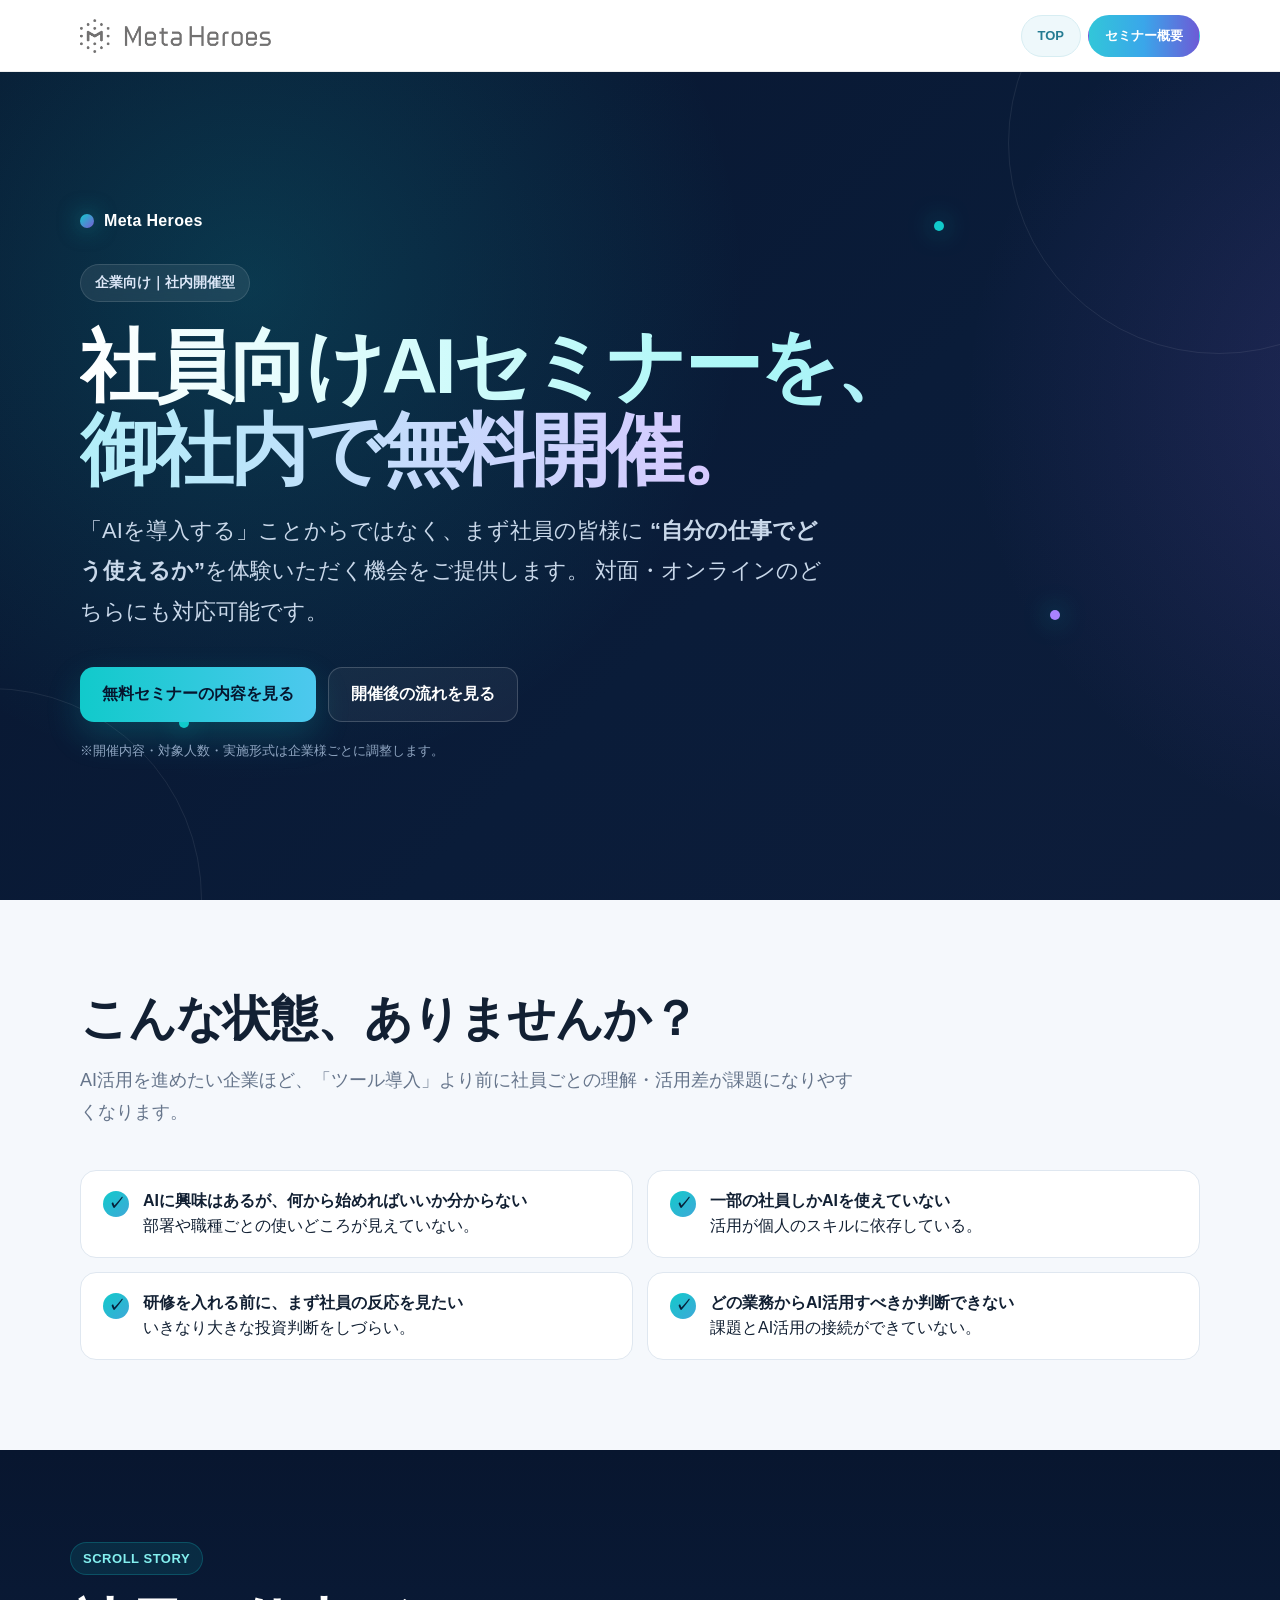
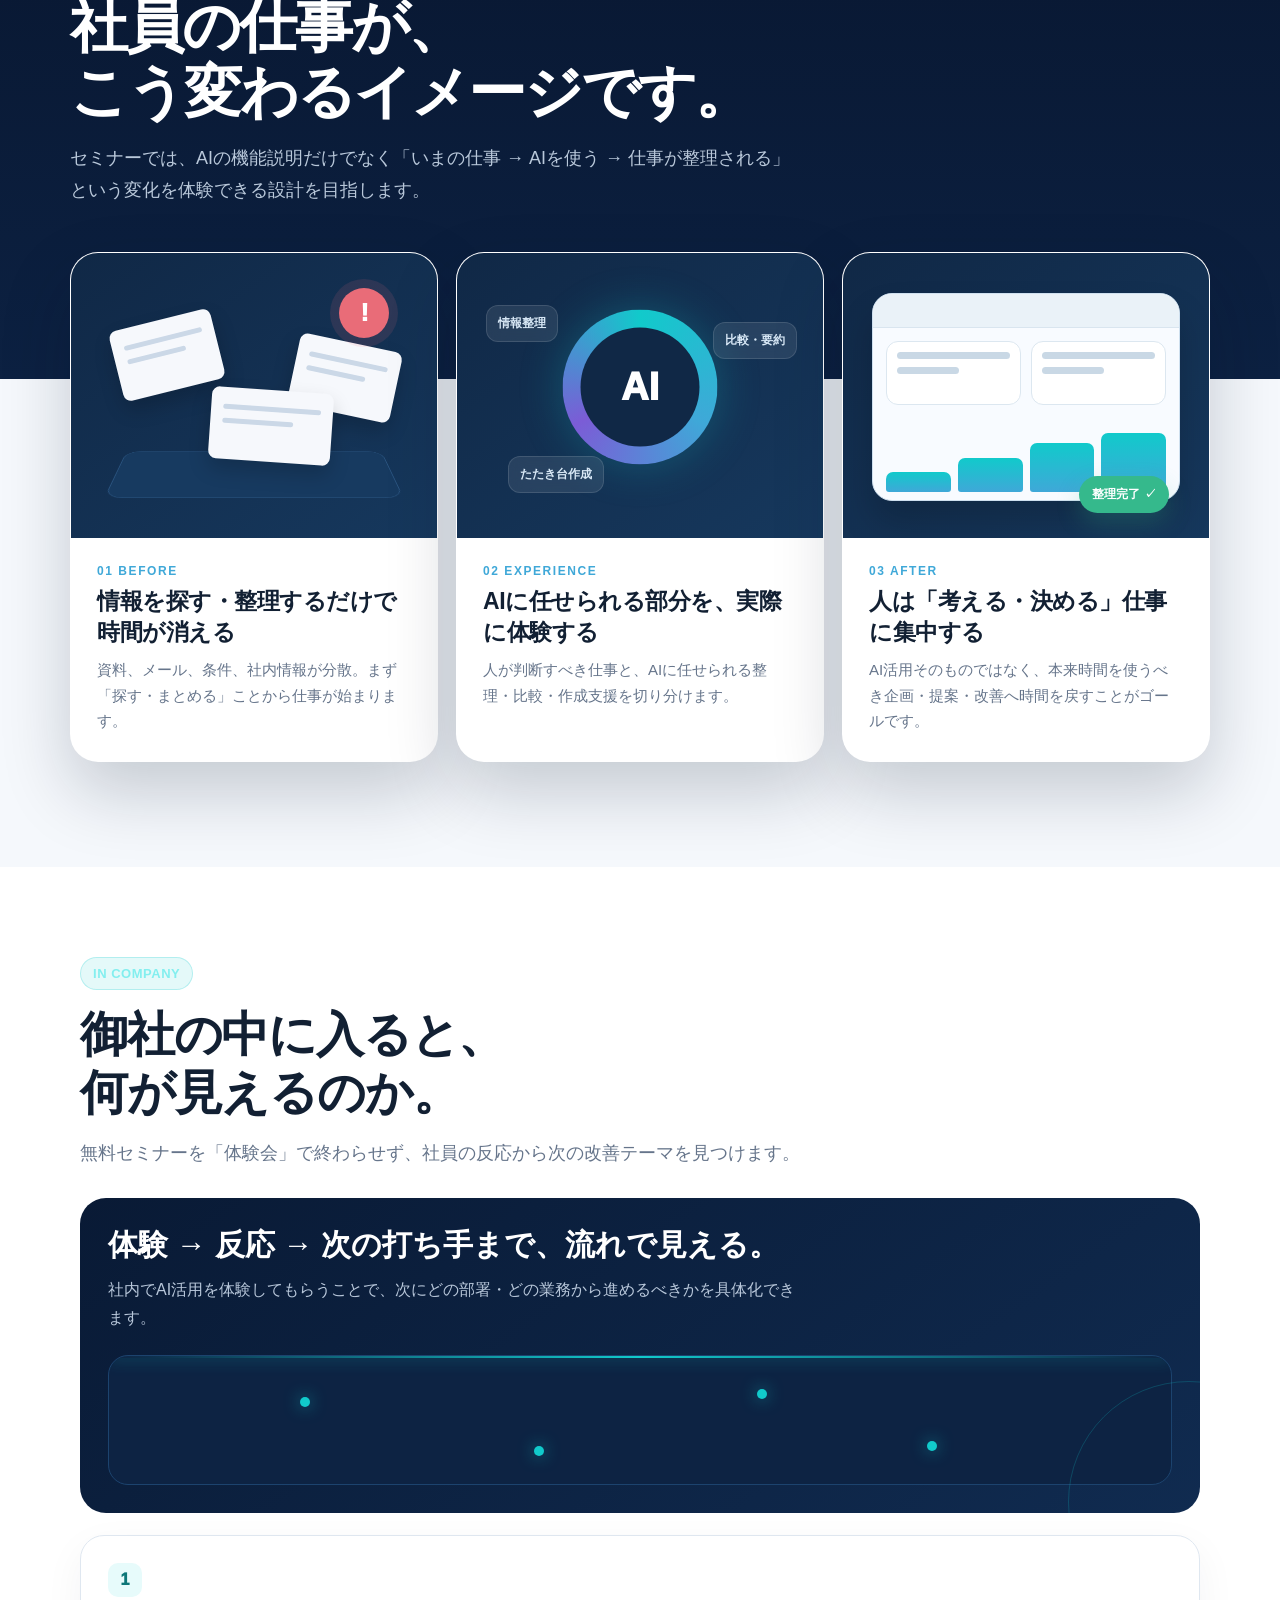
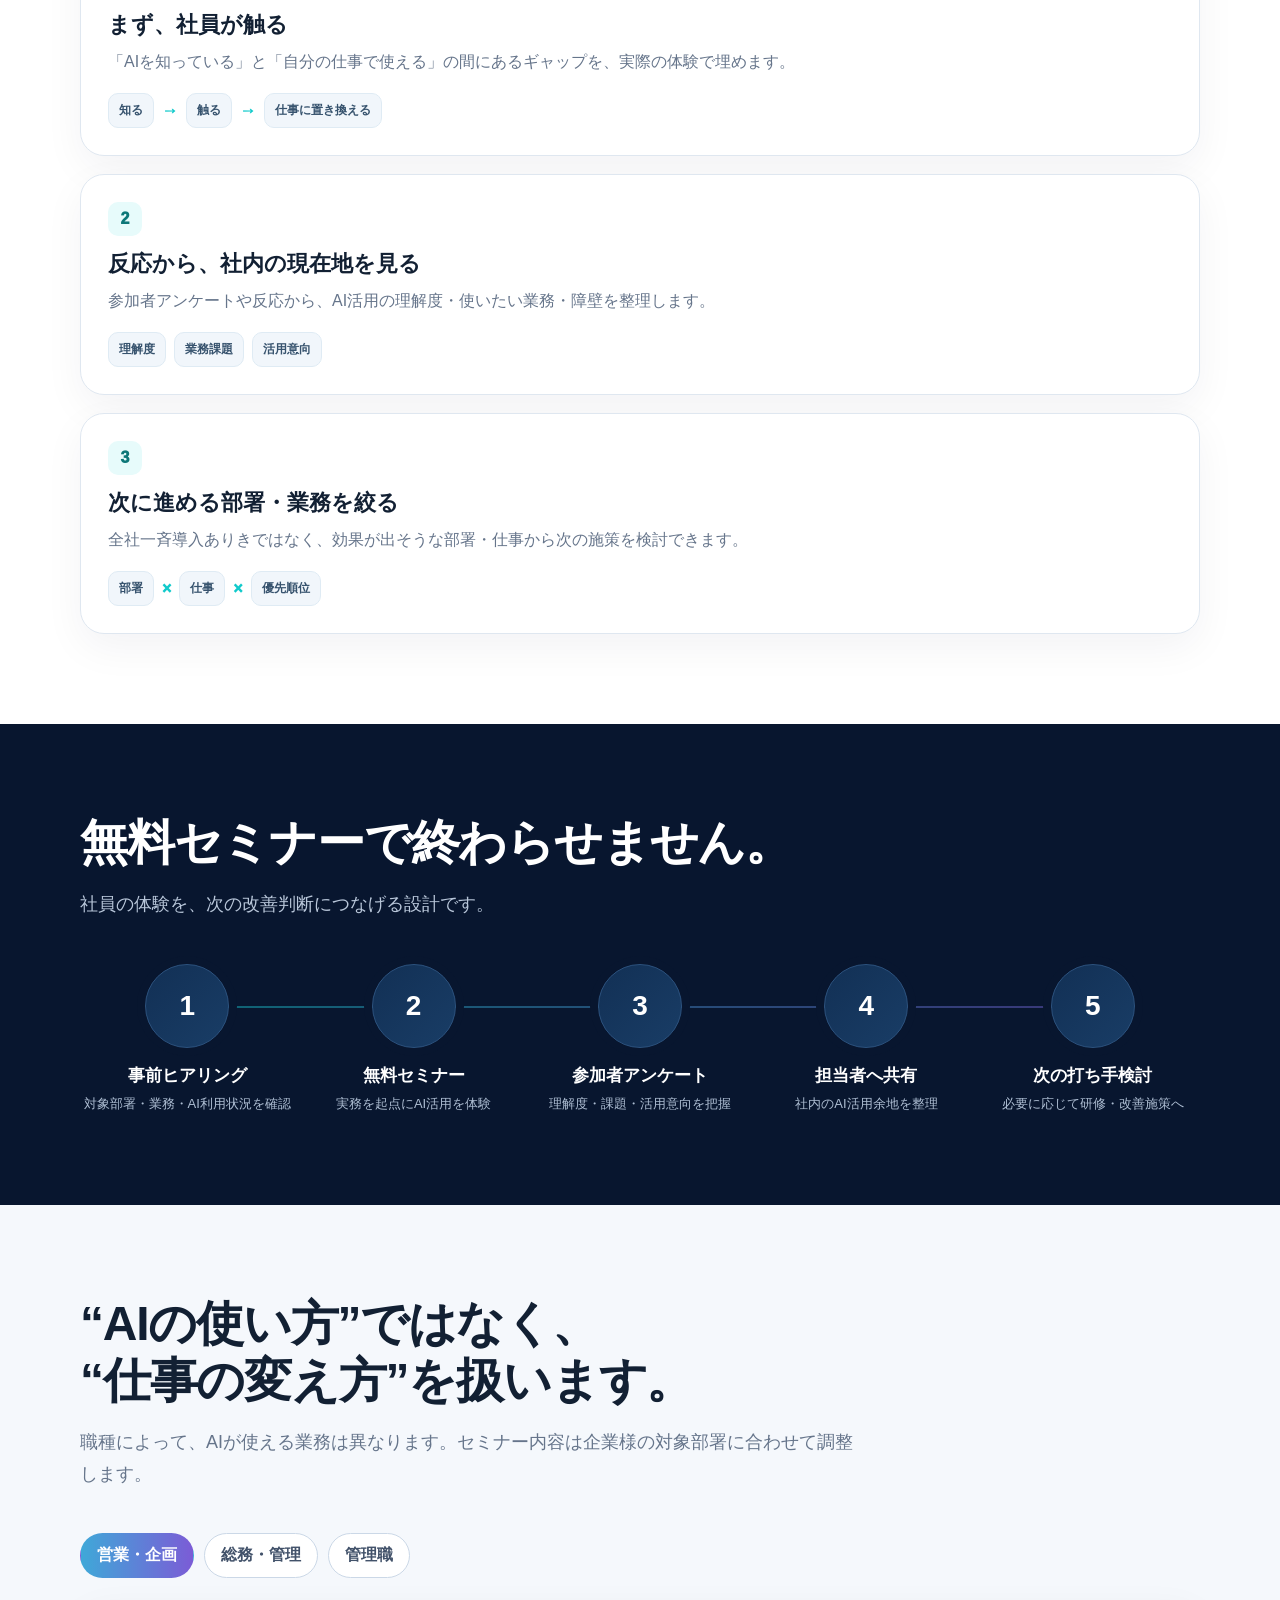
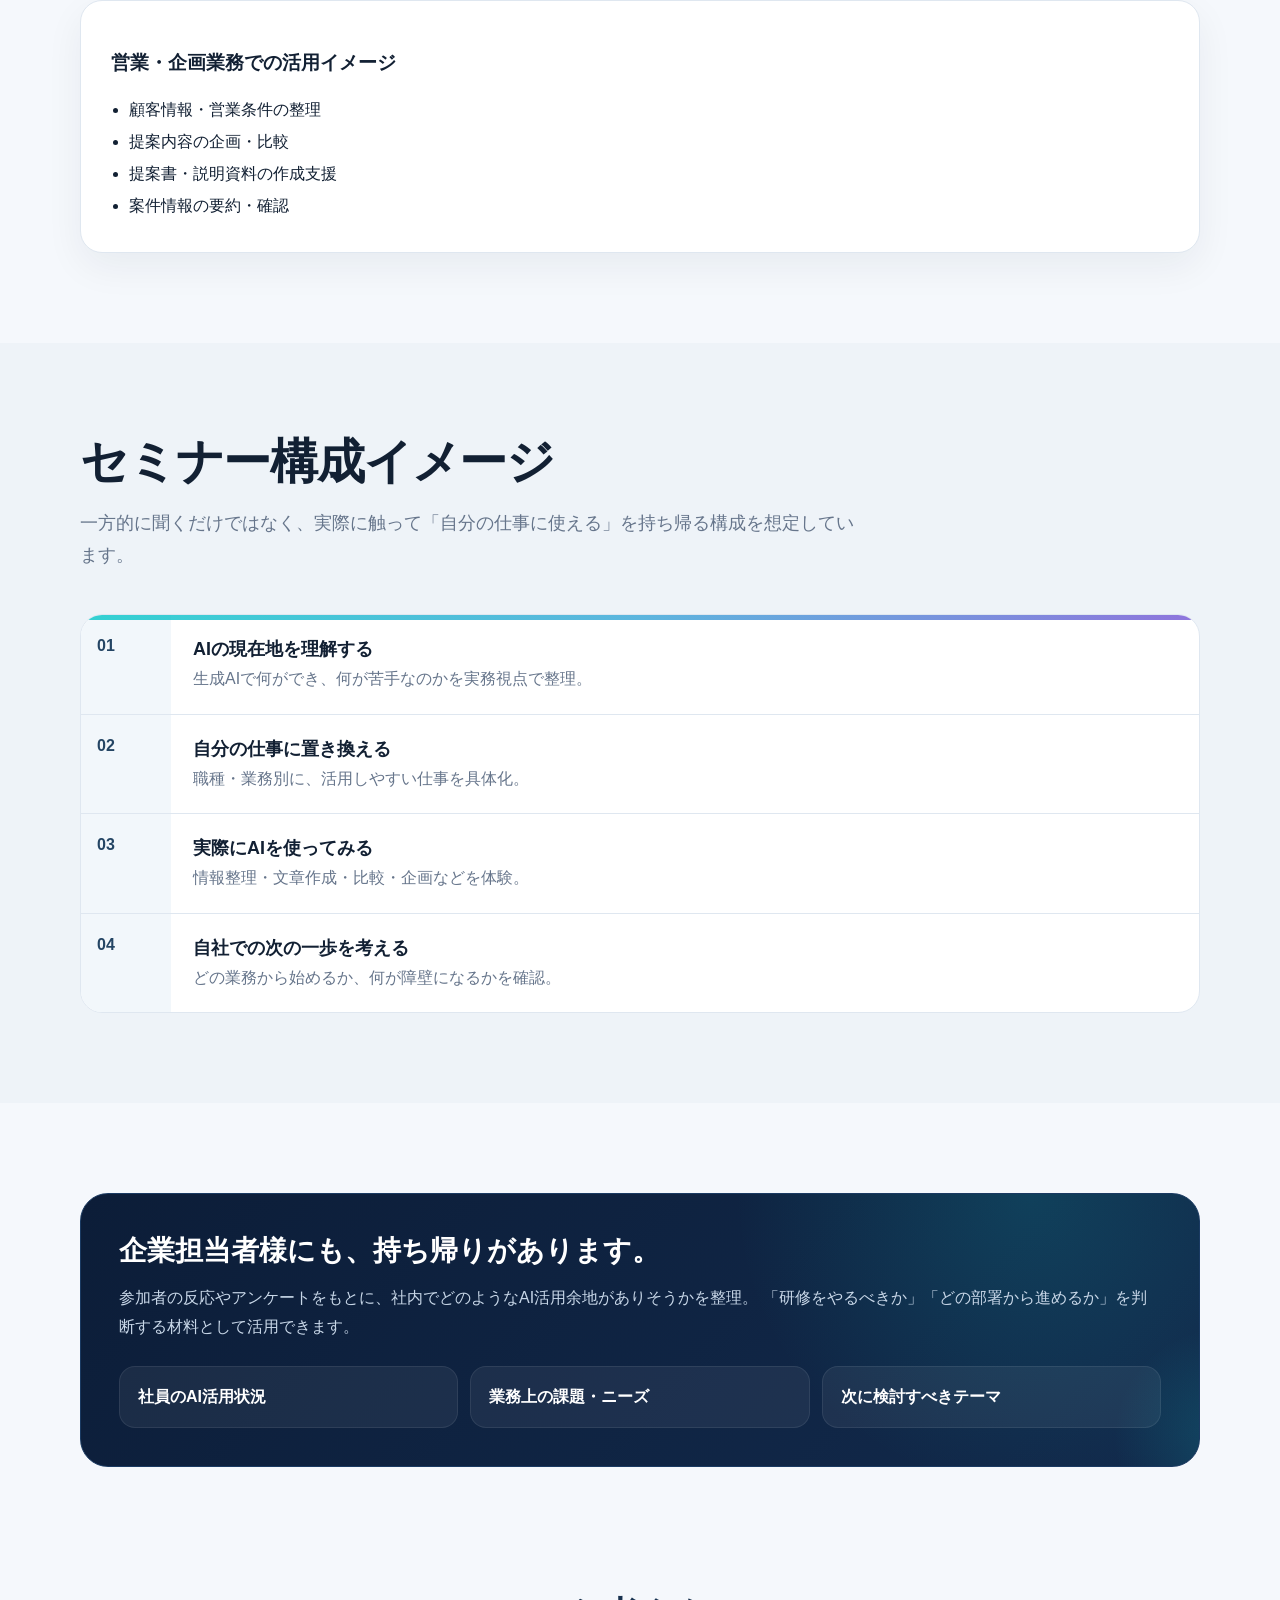
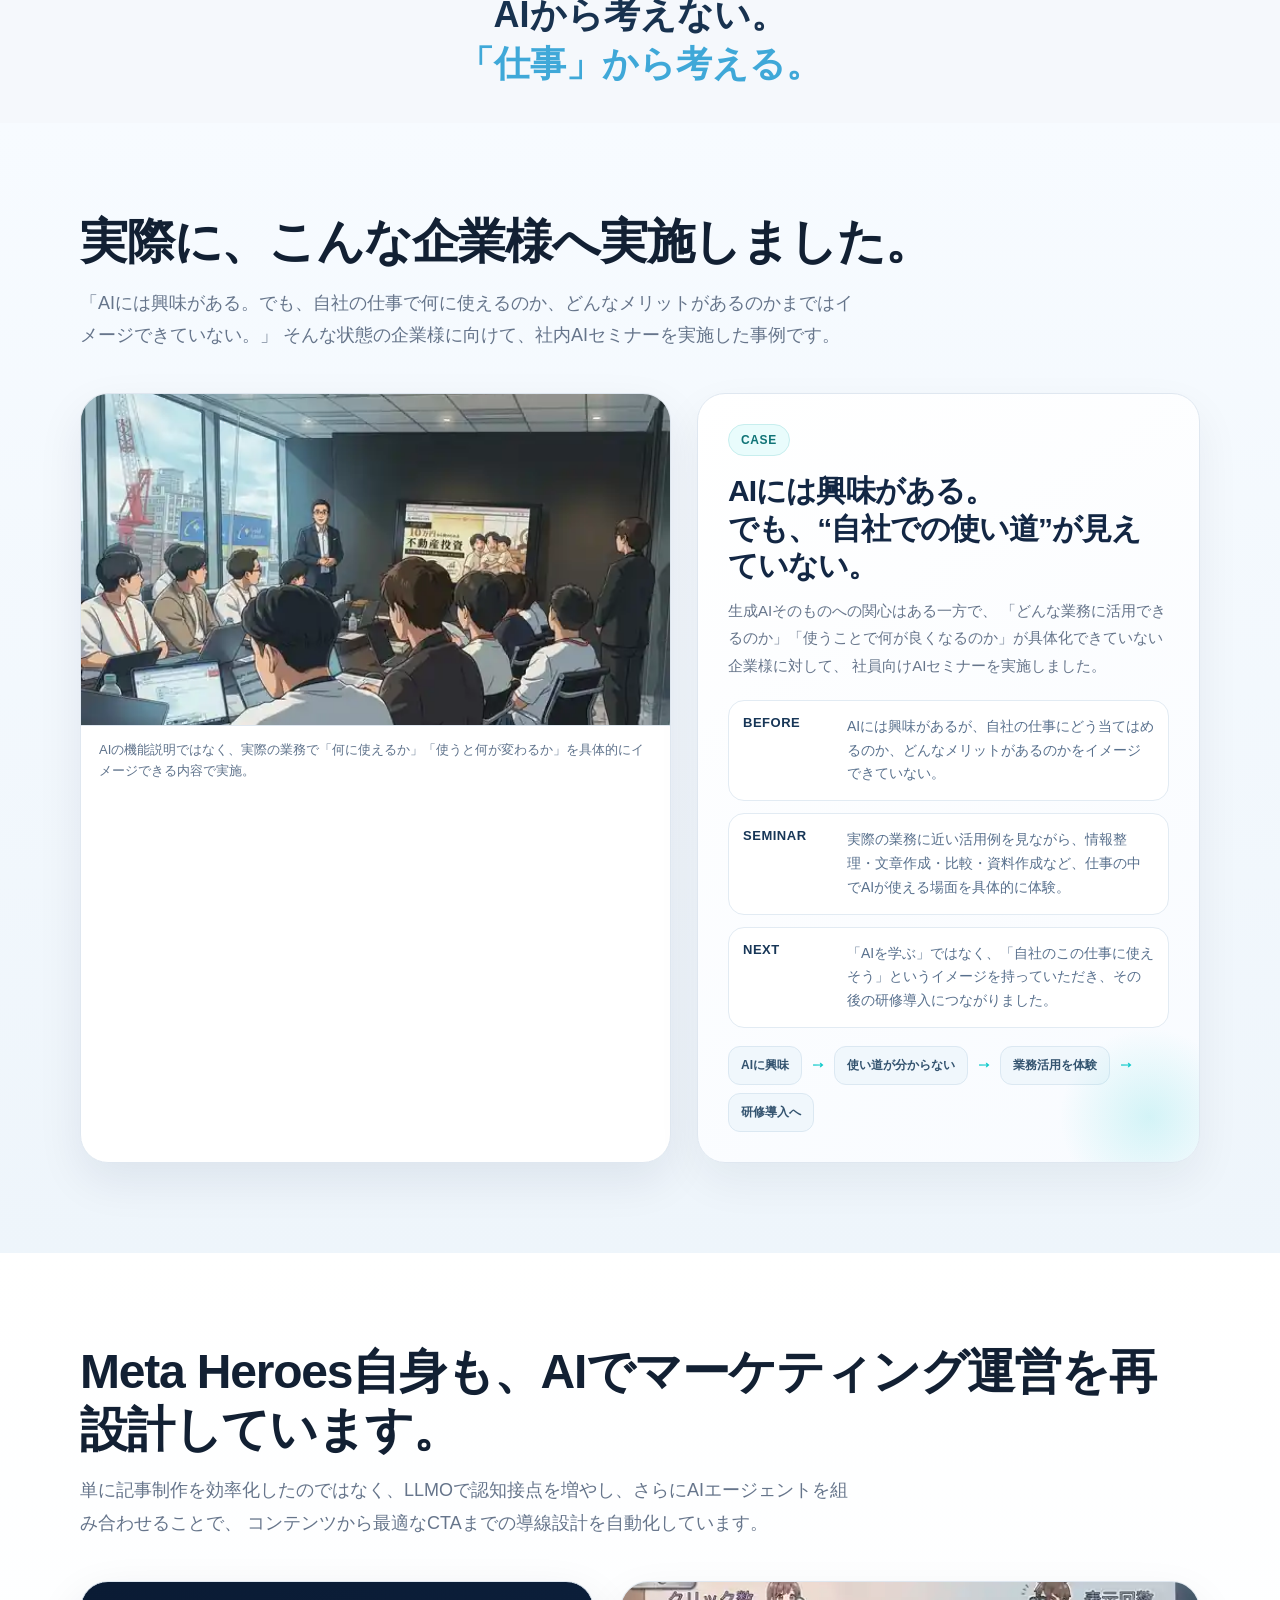
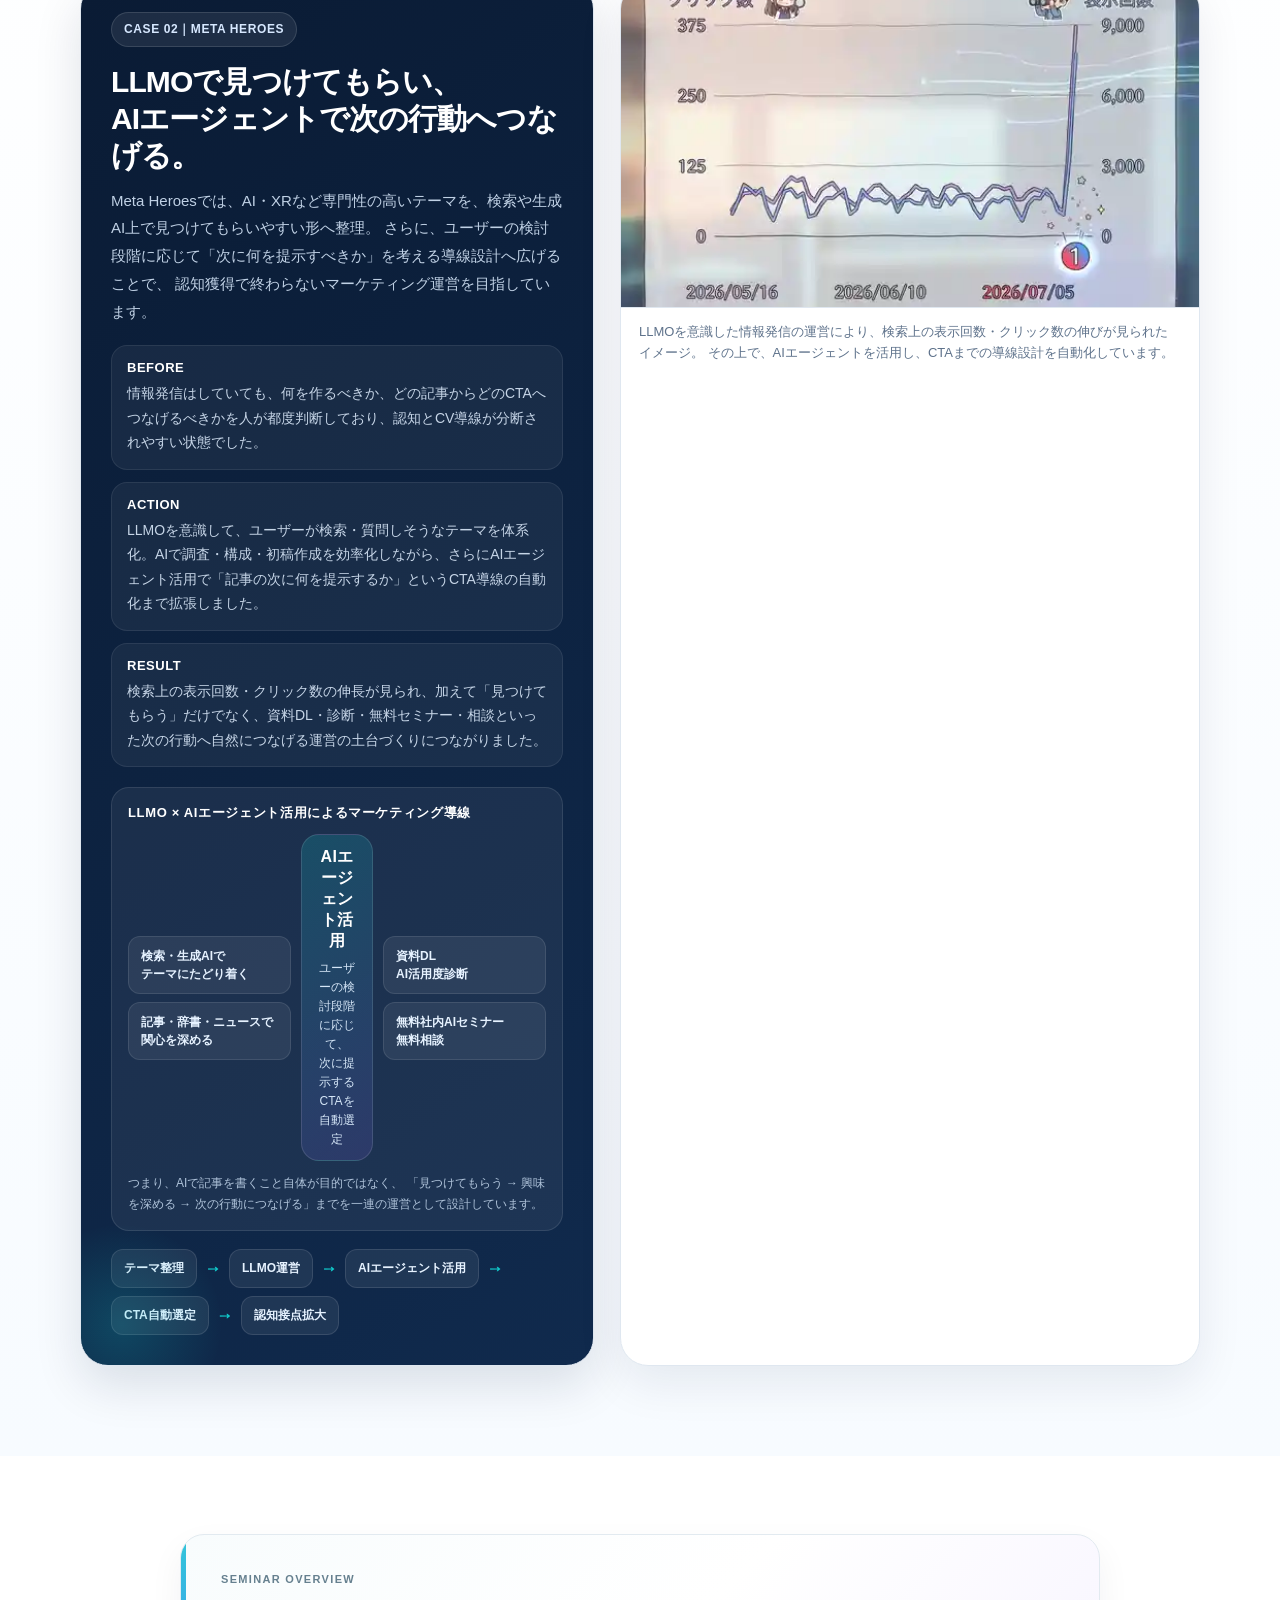
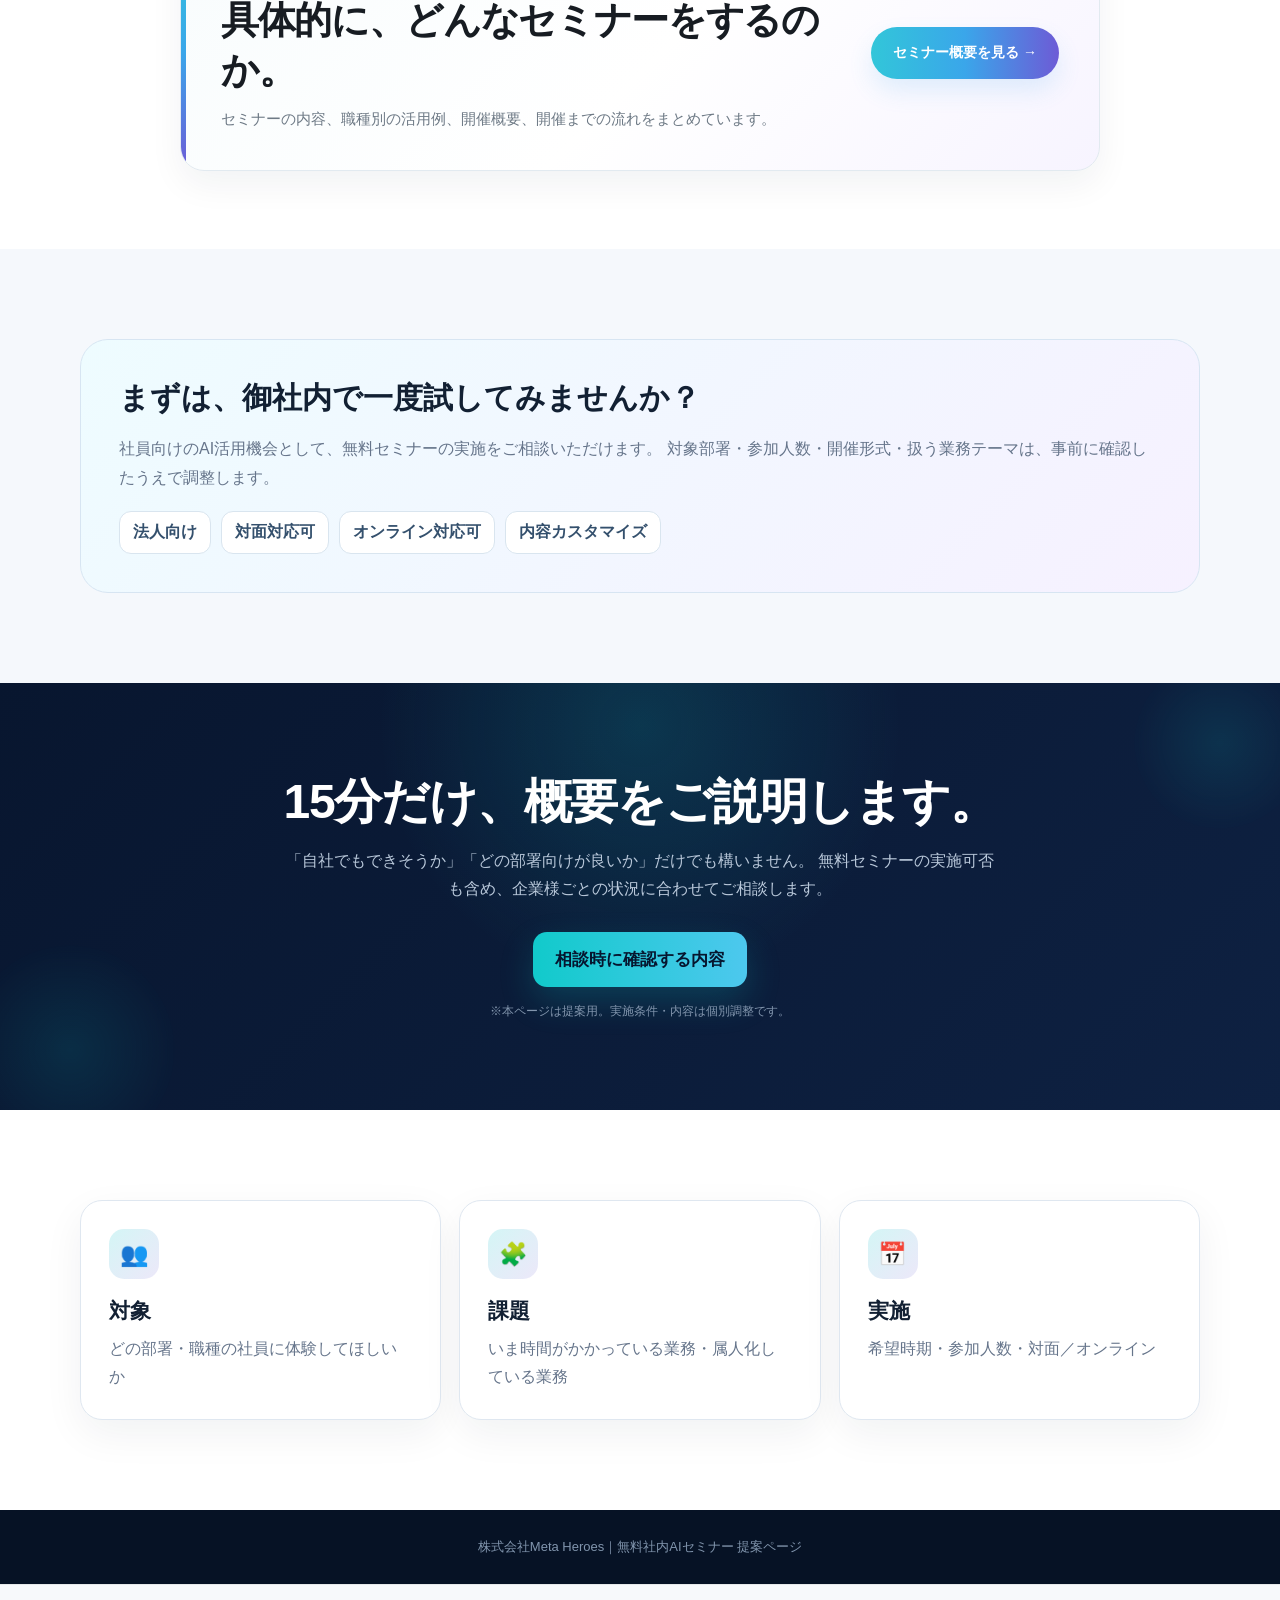
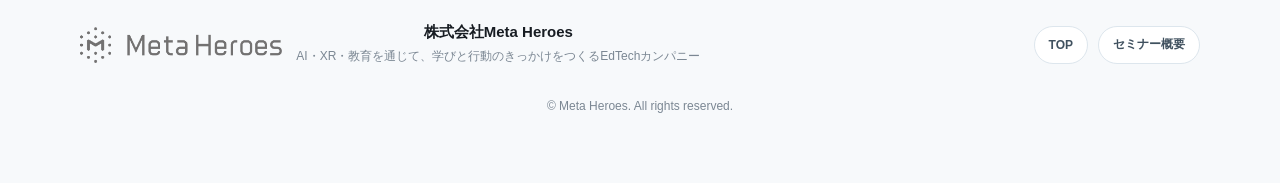
<file: ai-reskilling/index.html>
<!doctype html><html lang="ja"><head><meta charset="utf-8"><meta name="viewport" content="width=device-width,initial-scale=1,viewport-fit=cover"><meta name="robots" content="noindex,nofollow,noarchive"><title>Meta Heroes｜無料社内AIセミナー</title><style>*{box-sizing:border-box}body{margin:0;min-height:100vh;display:grid;place-items:center;background:#fff;color:#171c22;font-family:-apple-system,BlinkMacSystemFont,"Segoe UI","Yu Gothic",sans-serif}.load{text-align:center;padding:32px}.dot{width:12px;height:12px;border-radius:50%;margin:0 auto 16px;background:linear-gradient(135deg,#31c6d8,#735be0);animation:p 1.2s ease-in-out infinite}@keyframes p{50%{transform:scale(1.4);opacity:.5}}.load p{color:#75818c;font-size:14px}</style></head><body><main class="load" id="loading"><div class="dot"></div><strong>Meta Heroes</strong><p>提案ページを読み込んでいます。</p></main><script>(async()=>{const files=['assets/site-01.txt','assets/site-02.txt','assets/site-03.txt','assets/site-04.txt','assets/site-05a.txt','assets/site-05b.txt','assets/site-05c.txt','assets/site-06a.txt','assets/site-06b.txt'];const head=`<style id="mh-unified-brand-style">
.mh-site-nav{position:sticky;top:0;z-index:10050;height:72px;display:flex;align-items:center;background:rgba(255,255,255,.94);-webkit-backdrop-filter:blur(16px);backdrop-filter:blur(16px);border-bottom:1px solid rgba(19,27,35,.08)}
.mh-site-nav__inner{width:min(1120px,calc(100% - 32px));margin:0 auto;display:flex;align-items:center;justify-content:space-between;gap:16px}
.mh-site-nav__brand{display:inline-flex;align-items:center;text-decoration:none!important;white-space:nowrap}.mh-site-nav__brand img{height:34px;width:auto;display:block}
.mh-site-nav__menu{display:flex;align-items:center;gap:7px}
.mh-site-nav__link{min-height:42px;padding:0 16px;border-radius:999px;display:inline-flex;align-items:center;justify-content:center;text-decoration:none!important;font:850 13px/1 -apple-system,BlinkMacSystemFont,"Segoe UI","Noto Sans JP","Yu Gothic",sans-serif;color:#53606c!important;border:1px solid transparent;-webkit-tap-highlight-color:transparent}
.mh-site-nav__link.is-current{background:#eef8fb;border-color:#d7edf2;color:#247b92!important}.mh-site-nav__link.is-primary{background:linear-gradient(90deg,#32c6d9,#3aa6ea,#6d5bd6);color:#fff!important}
.mh-site-footer{padding:38px 20px 54px;background:#f7f9fb;border-top:1px solid rgba(19,27,35,.08)}.mh-site-footer__inner{width:min(1120px,100%);margin:0 auto;display:grid;gap:18px}.mh-site-footer__top{display:flex;align-items:center;justify-content:space-between;gap:20px;flex-wrap:wrap}.mh-site-footer__brand{display:flex;align-items:center;gap:14px}.mh-site-footer__brand img{height:36px;width:auto;display:block}.mh-site-footer__meta{display:grid;gap:4px}.mh-site-footer__meta strong{font-size:15px;color:#171c22}.mh-site-footer__meta span,.mh-site-footer__copy{font-size:12px;color:#7b8793;line-height:1.7}.mh-site-footer__nav{display:flex;align-items:center;gap:10px;flex-wrap:wrap}.mh-site-footer__nav a{display:inline-flex;align-items:center;justify-content:center;min-height:38px;padding:0 14px;border-radius:999px;border:1px solid #dde6ed;background:#fff;color:#40515f!important;text-decoration:none!important;font-size:12px;font-weight:800}
@media(max-width:640px){.mh-site-nav{height:62px}.mh-site-nav__inner{width:calc(100% - 20px);gap:8px}.mh-site-nav__brand img{height:28px}.mh-site-nav__menu{gap:4px}.mh-site-nav__link{min-height:38px;padding:0 11px;font-size:12px}.mh-site-footer{padding:30px 16px 42px}.mh-site-footer__top{align-items:flex-start}.mh-site-footer__brand img{height:30px}.mh-site-footer__nav a{flex:1 1 auto}}
.mh-overview-cta{padding:78px 20px!important;background:#fff!important}.mh-overview-cta__inner{width:min(920px,100%);margin:0 auto;padding:38px 40px;border:1px solid #e2eaf0;border-radius:24px;background:linear-gradient(135deg,#f8fcfd 0%,#ffffff 52%,#f7f4ff 100%);display:grid;grid-template-columns:1fr auto;gap:28px;align-items:center;box-shadow:0 14px 34px rgba(18,35,52,.055);position:relative;overflow:hidden}.mh-overview-cta__inner::before{content:"";position:absolute;left:0;top:0;bottom:0;width:5px;background:linear-gradient(180deg,#32c6d9,#3aa6ea,#6d5bd6)}.mh-overview-cta__eyebrow{font-size:11px;font-weight:900;letter-spacing:.12em;color:#66808f;margin-bottom:10px}.mh-overview-cta h2{margin:0 0 10px;color:#171c22!important;font-size:clamp(26px,3.6vw,38px)!important;line-height:1.32!important;letter-spacing:-.035em!important;text-align:left!important}.mh-overview-cta p{margin:0;color:#6d7985!important;font-size:15px!important;line-height:1.8!important;max-width:620px!important;text-align:left!important}.mh-overview-cta__btn{min-height:52px;padding:0 22px;border-radius:999px;display:inline-flex;align-items:center;justify-content:center;gap:10px;background:linear-gradient(90deg,#32c6d9,#3aa6ea,#6d5bd6);color:#fff!important;text-decoration:none!important;font-size:14px;font-weight:900;white-space:nowrap;box-shadow:0 12px 24px rgba(58,166,234,.14)}
@supports (animation-timeline:view()){.mh-overview-cta__inner{animation:mhCtaReveal linear both;animation-timeline:view();animation-range:entry 5% cover 34%}@keyframes mhCtaReveal{from{opacity:.18;transform:translateY(38px) scale(.97)}to{opacity:1;transform:none}}}
@media(max-width:640px){.mh-overview-cta{padding:58px 18px!important}.mh-overview-cta__inner{grid-template-columns:1fr;padding:28px 22px;gap:20px;border-radius:20px}.mh-overview-cta h2{font-size:28px!important}.mh-overview-cta p{font-size:14px!important}.mh-overview-cta__btn{width:100%;min-height:54px}}
</style>`;const nav=`<nav class="mh-site-nav" aria-label="ページナビゲーション"><div class="mh-site-nav__inner"><a class="mh-site-nav__brand" href="https://keito-mh.github.io/meta-heroes-public-content/ai-reskilling/"><img src="assets/meta-heroes-logo.svg" alt="Meta Heroes"></a><div class="mh-site-nav__menu"><a class="mh-site-nav__link is-current" href="https://keito-mh.github.io/meta-heroes-public-content/ai-reskilling/">TOP</a><a class="mh-site-nav__link is-primary" href="https://keito-mh.github.io/meta-heroes-public-content/ai-reskilling/seminar/">セミナー概要</a></div></div></nav>`;const footer=`<footer class="mh-site-footer"><div class="mh-site-footer__inner"><div class="mh-site-footer__top"><div class="mh-site-footer__brand"><img src="assets/meta-heroes-logo.svg" alt="Meta Heroes"><div class="mh-site-footer__meta"><strong>株式会社Meta Heroes</strong><span>AI・XR・教育を通じて、学びと行動のきっかけをつくるEdTechカンパニー</span></div></div><div class="mh-site-footer__nav"><a href="https://keito-mh.github.io/meta-heroes-public-content/ai-reskilling/">TOP</a><a href="https://keito-mh.github.io/meta-heroes-public-content/ai-reskilling/seminar/">セミナー概要</a></div></div><p class="mh-site-footer__copy">© Meta Heroes. All rights reserved.</p></div></footer>`;const overviewCta=`<section class="mh-overview-cta" aria-label="セミナー概要へのご案内"><div class="mh-overview-cta__inner"><div><div class="mh-overview-cta__eyebrow">SEMINAR OVERVIEW</div><h2>具体的に、どんなセミナーをするのか。</h2><p>セミナーの内容、職種別の活用例、開催概要、開催までの流れをまとめています。</p></div><a class="mh-overview-cta__btn" href="https://keito-mh.github.io/meta-heroes-public-content/ai-reskilling/seminar/">セミナー概要を見る →</a></div></section>`;try{const parts=await Promise.all(files.map(async f=>{const r=await fetch(f,{cache:'no-store'});if(!r.ok)throw new Error(f+': '+r.status);return r.text()}));let page=parts.join('');page=page.replace(/<style id="mh-shared-nav-style">[\s\S]*?<\/style>/g,'');page=page.replace(/<nav class="mh-site-nav"[\s\S]*?<\/nav>/g,'');page=page.replace('</head>',head+'</head>');page=page.replace('<body>','<body>'+nav);const caseAnchor='<section class="case-section"';const offerAnchor='<section id="offer"';if(page.includes(caseAnchor))page=page.replace(caseAnchor,overviewCta+caseAnchor);else if(page.includes(offerAnchor))page=page.replace(offerAnchor,overviewCta+offerAnchor);else page=page.replace('</body>',overviewCta+'</body>');page=page.replace('</body>',footer+'</body>');document.open();document.write(page);document.close()}catch(e){console.error(e);document.getElementById('loading').innerHTML='<strong>読み込みに失敗しました</strong><p>ページを再読み込みしてください。</p>'}})();</script></body></html>
</file>
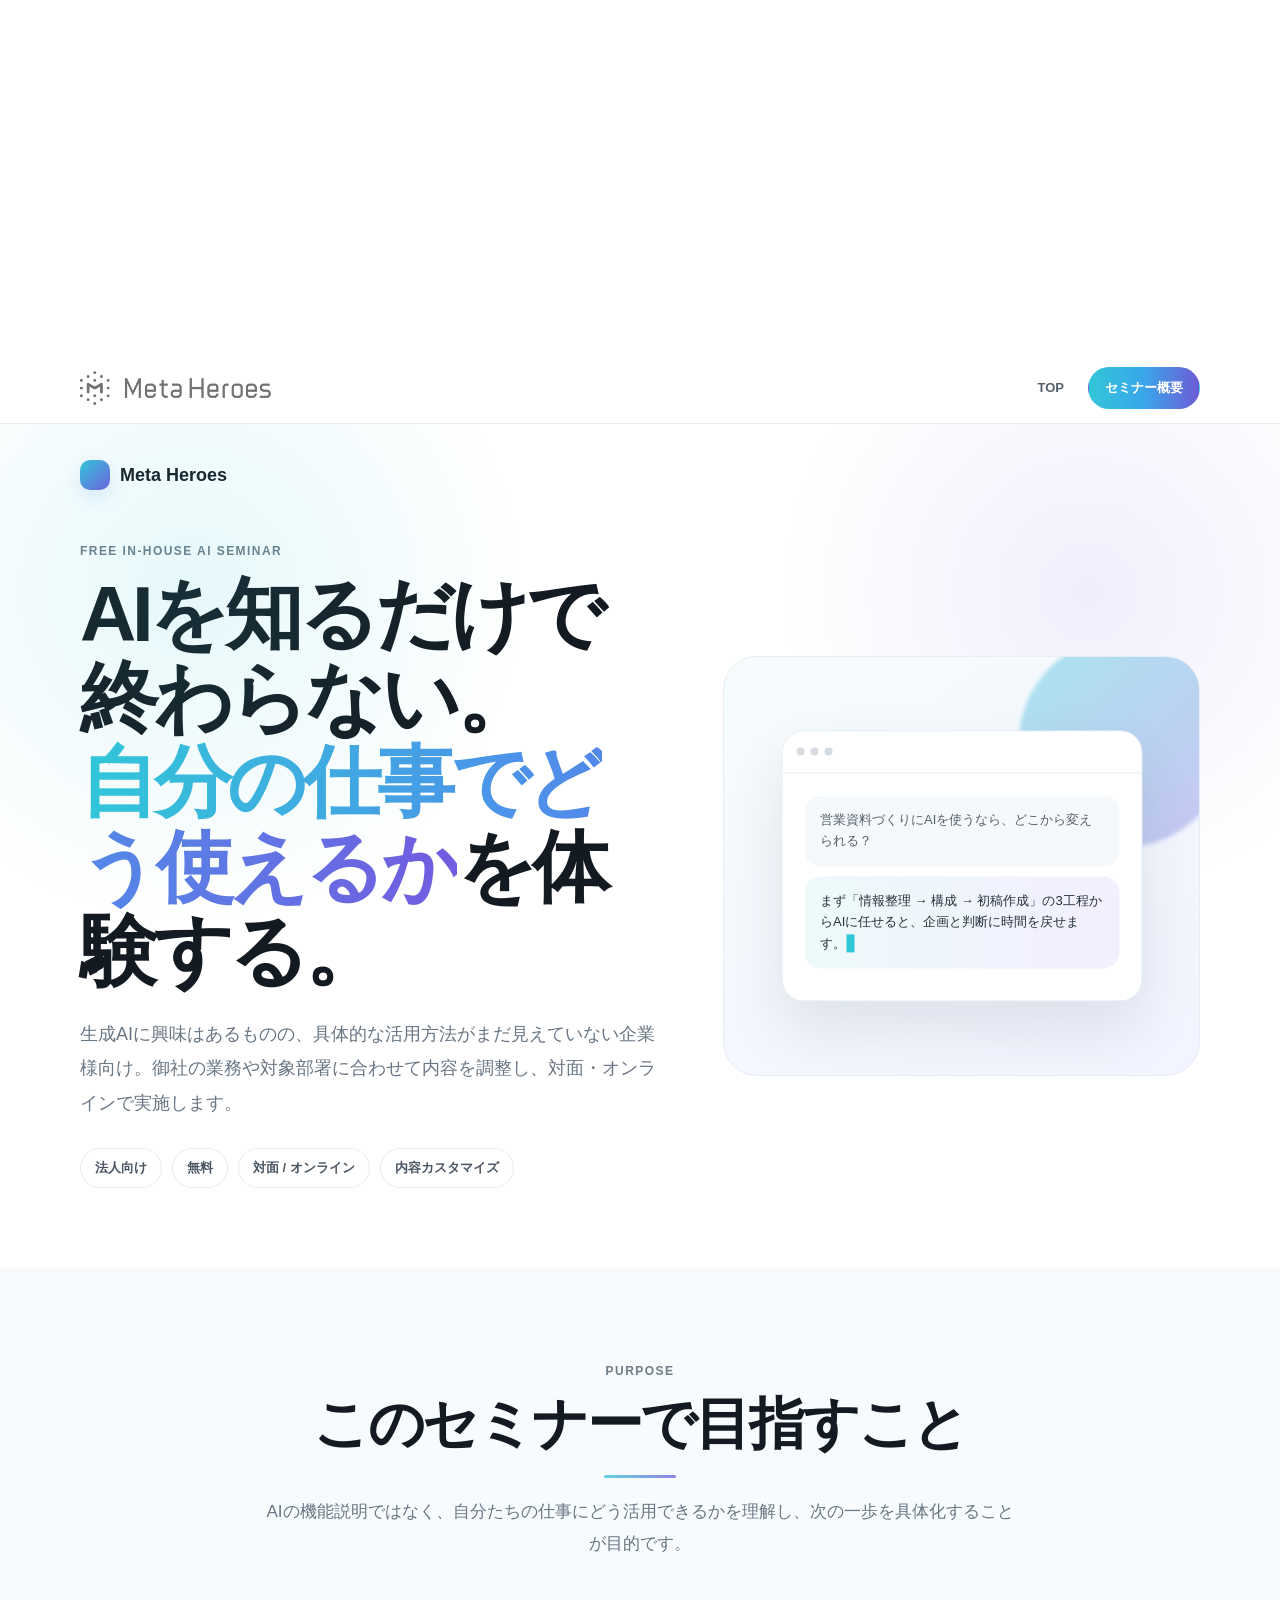
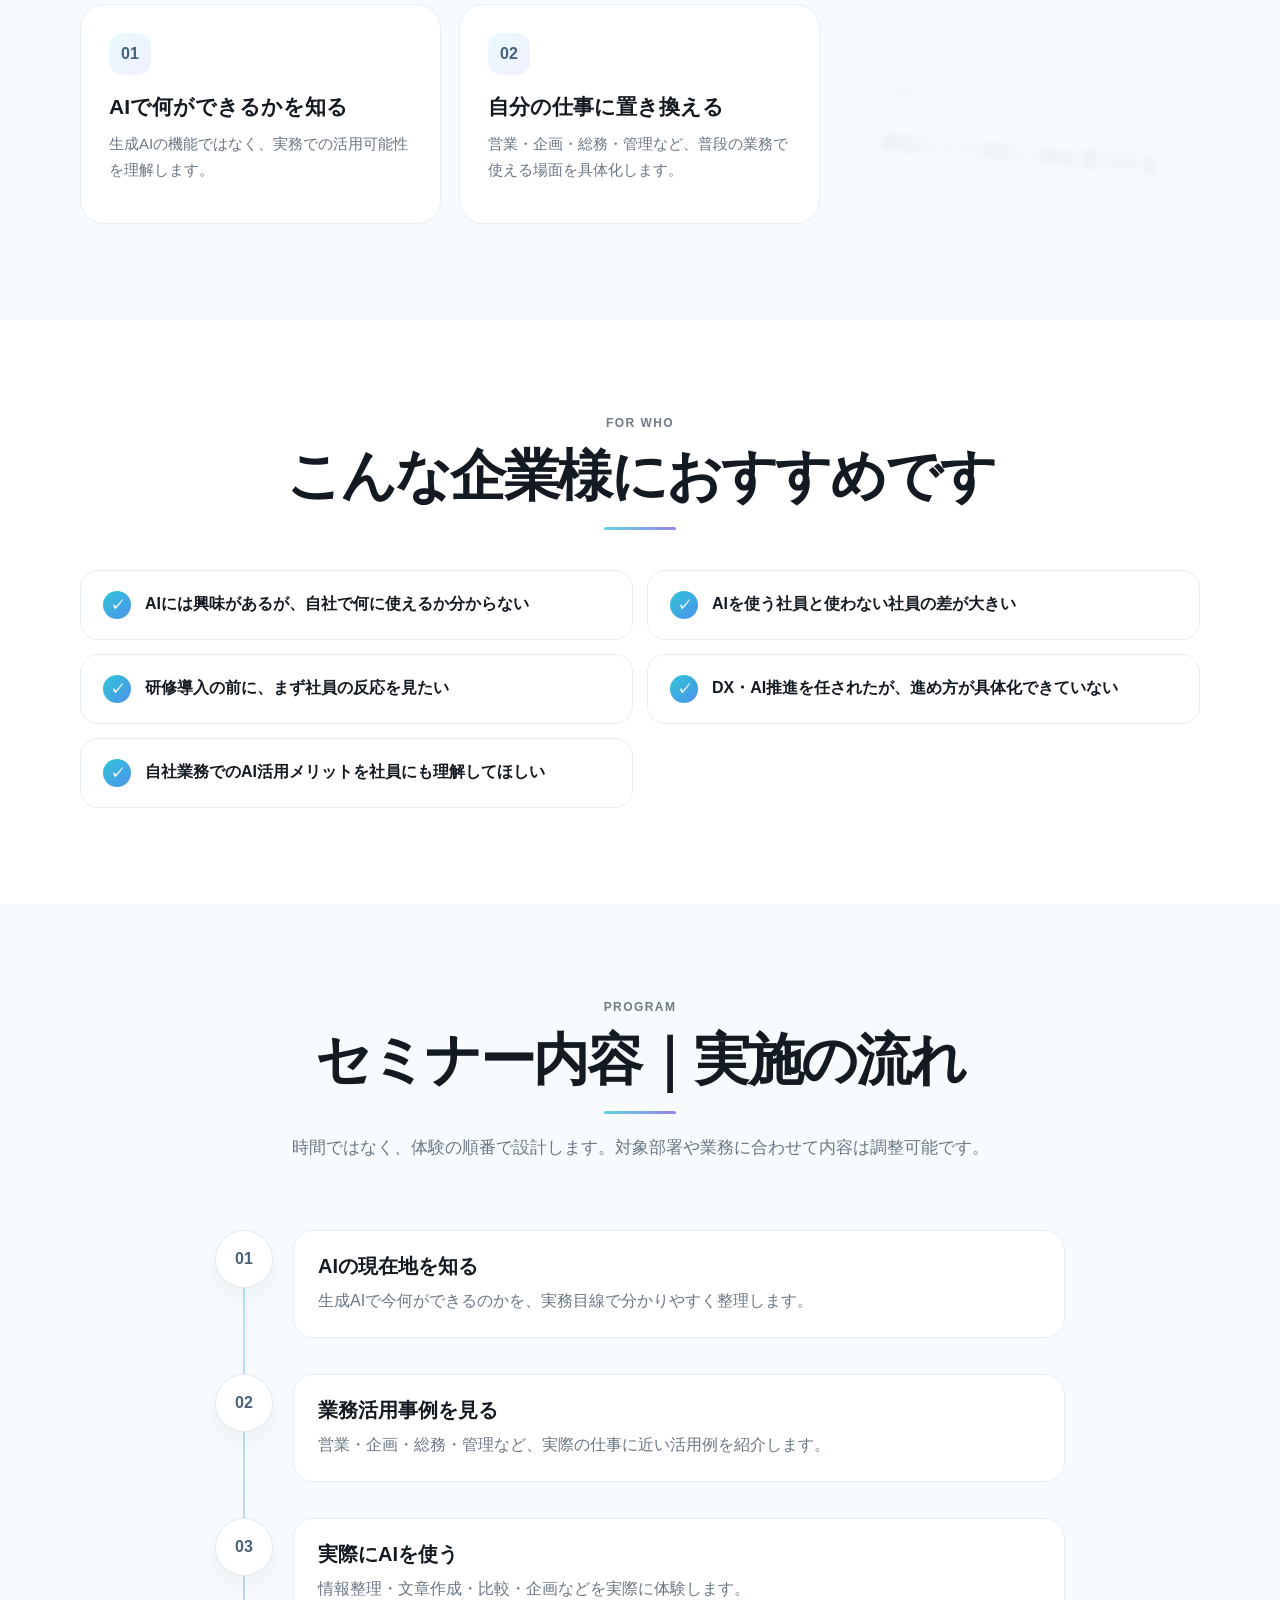
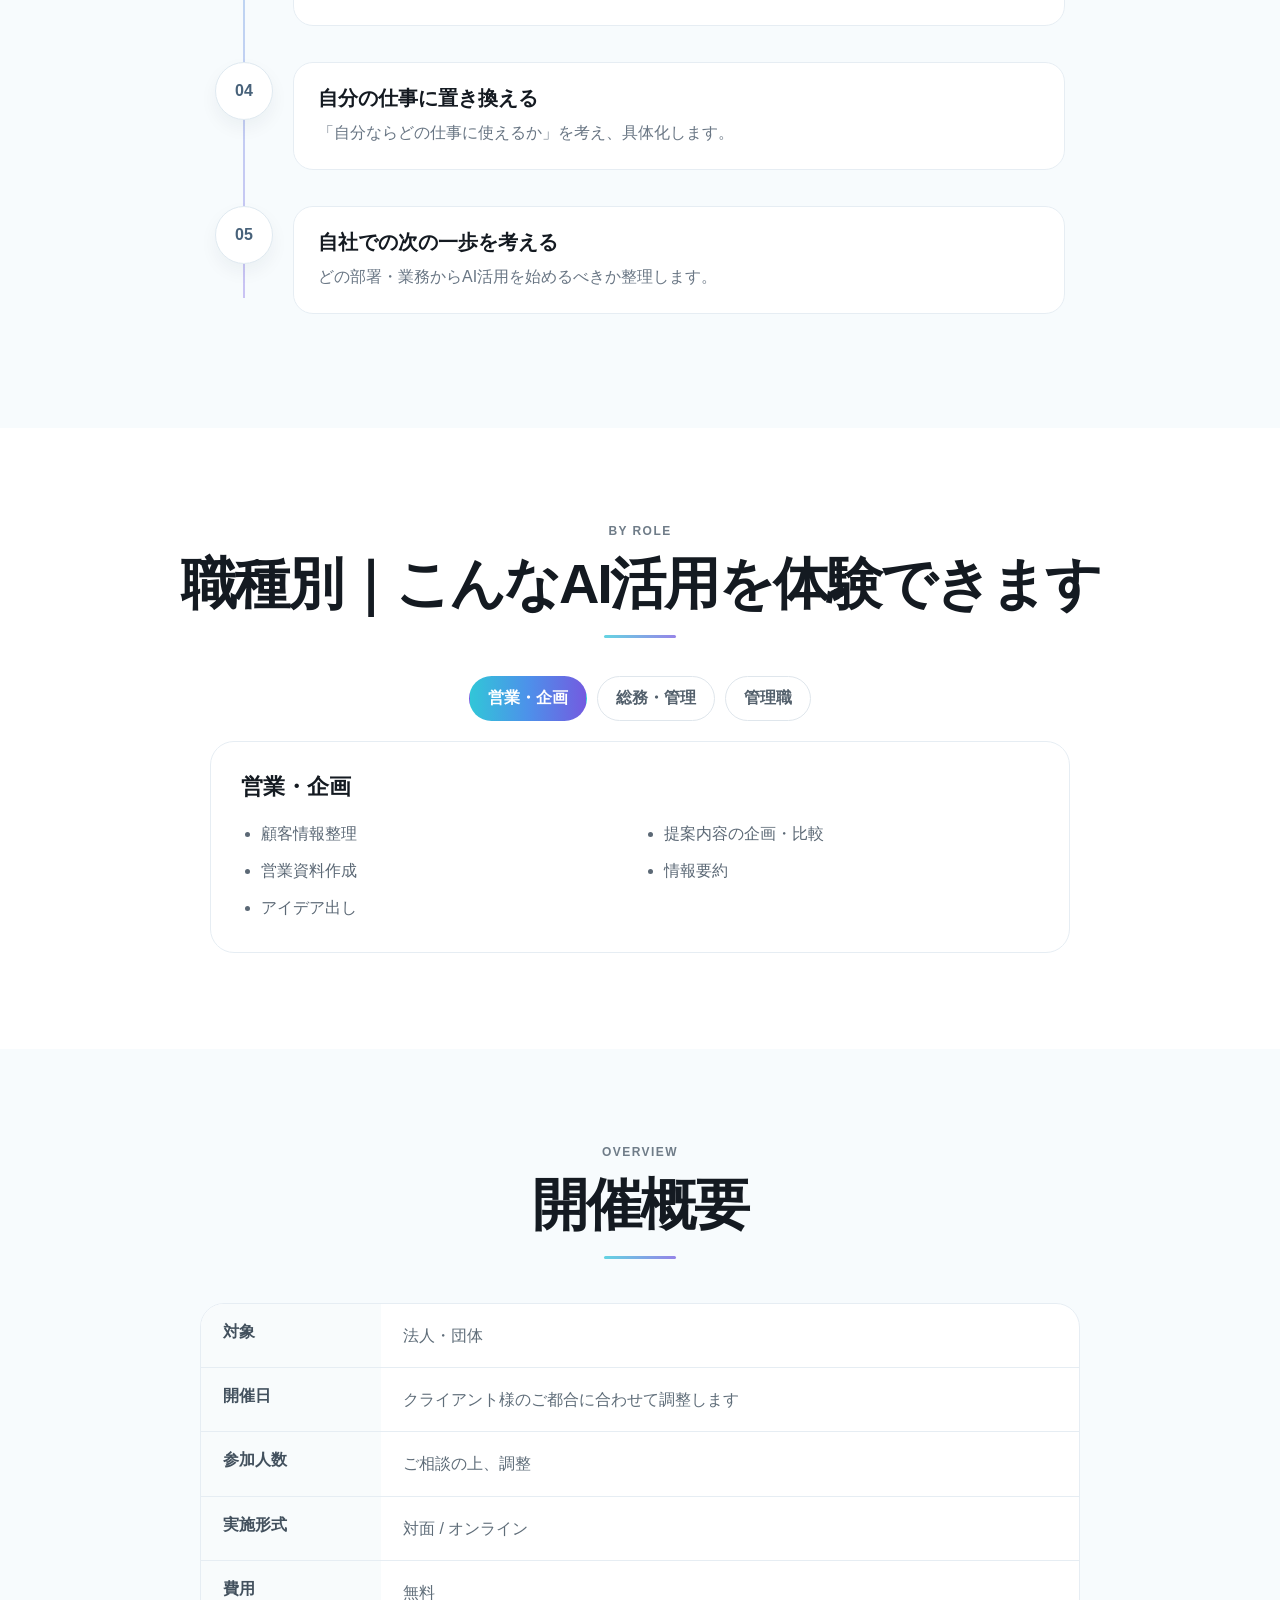
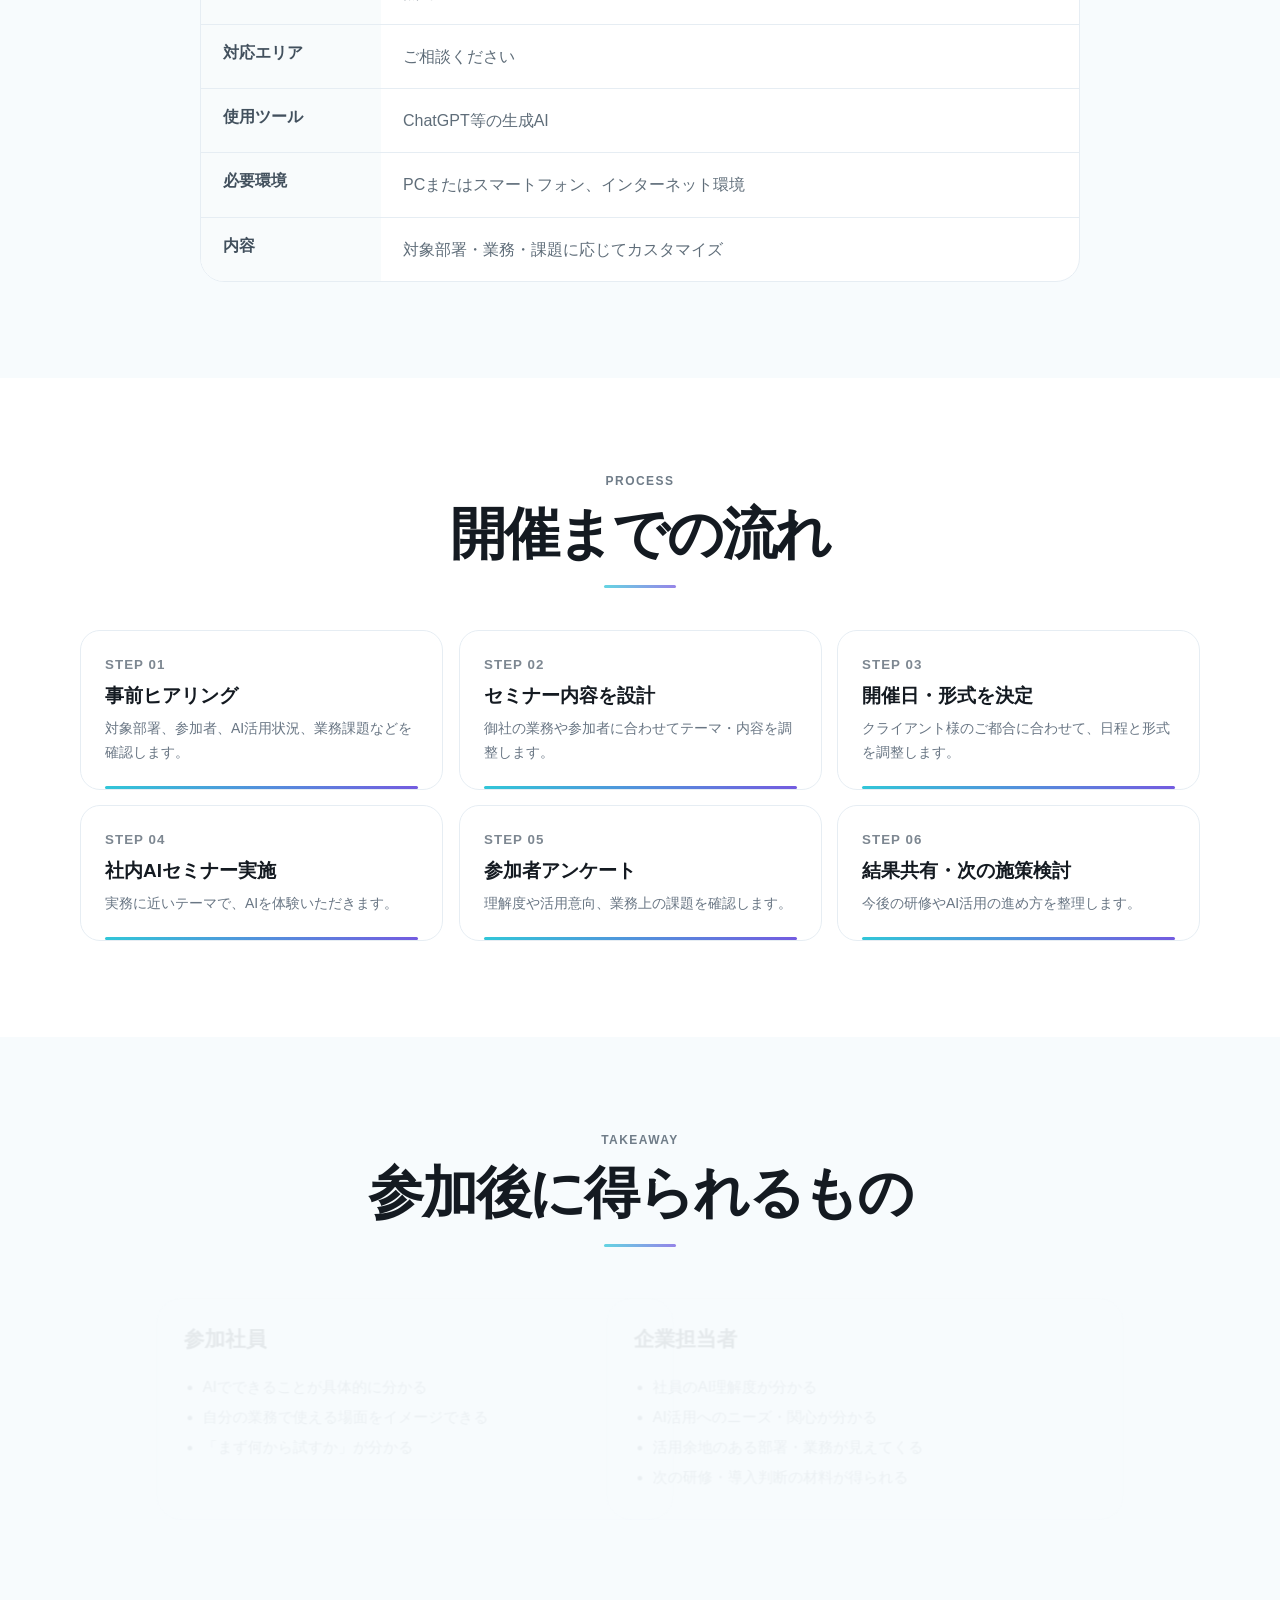
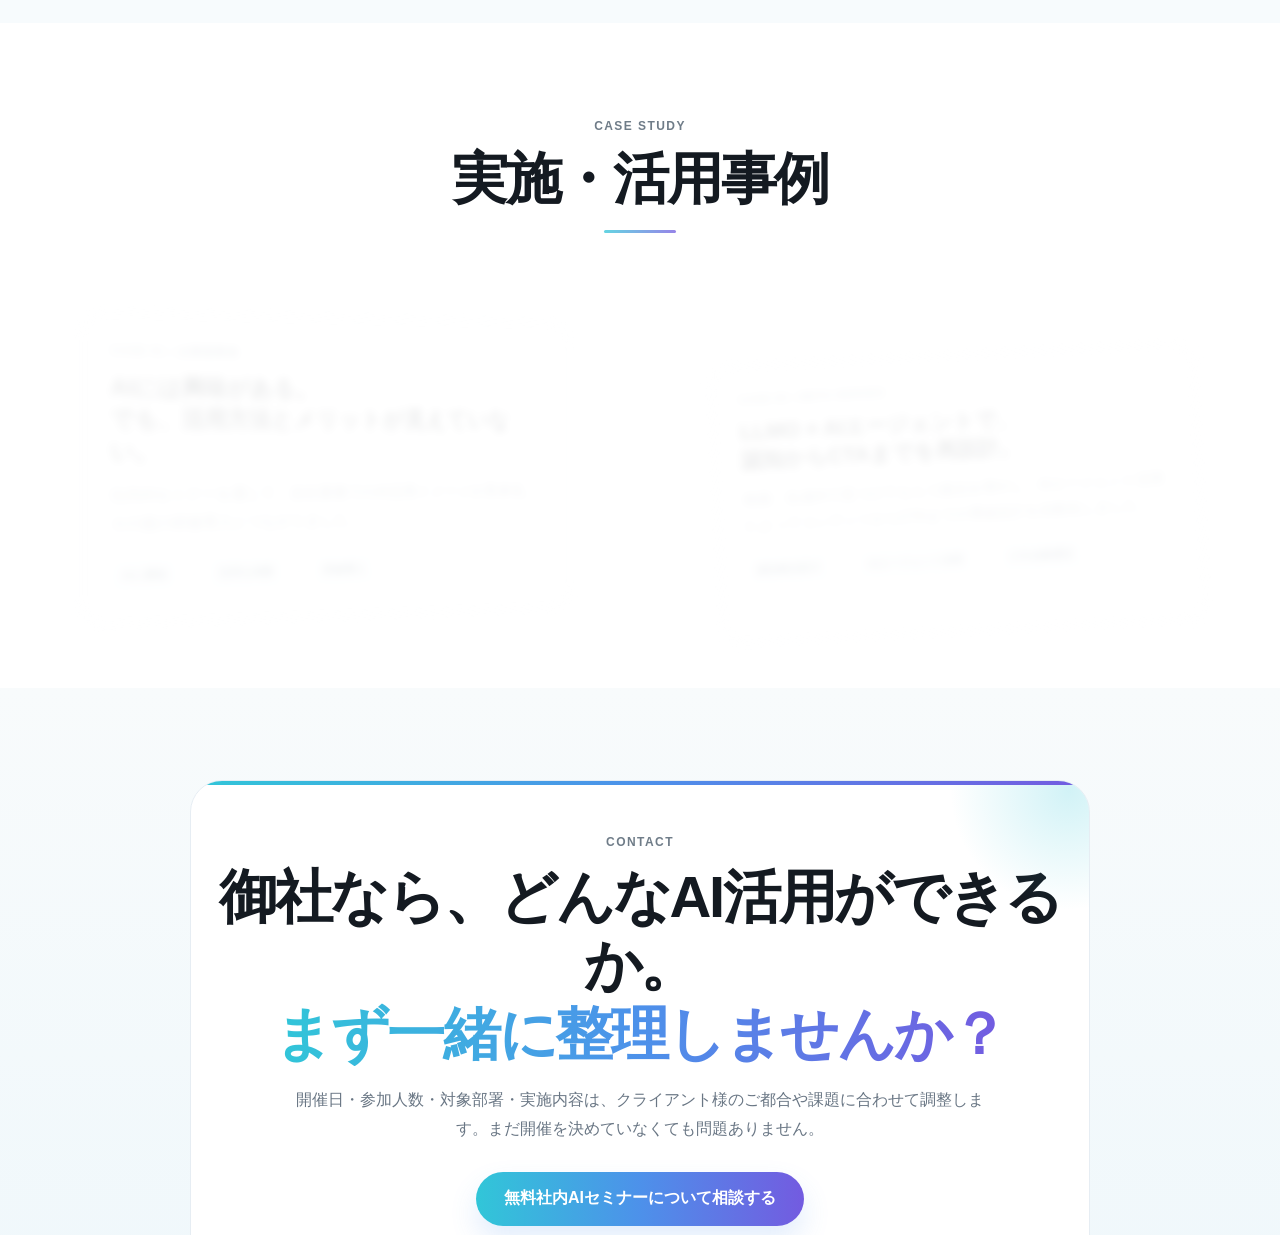
<file: ai-reskilling/seminar/index.html>
<!doctype html><html lang="ja"><head><meta charset="utf-8"><meta name="viewport" content="width=device-width,initial-scale=1,viewport-fit=cover"><meta name="robots" content="noindex,nofollow,noarchive"><title>Meta Heroes｜無料社内AIセミナー概要</title><style>*{box-sizing:border-box}body{margin:0;min-height:100vh;display:grid;place-items:center;background:#fff;color:#171c22;font-family:-apple-system,BlinkMacSystemFont,"Segoe UI","Yu Gothic",sans-serif}.load{text-align:center;padding:32px}.dot{width:12px;height:12px;border-radius:50%;margin:0 auto 16px;background:linear-gradient(135deg,#31c6d8,#735be0);animation:p 1.2s ease-in-out infinite}@keyframes p{50%{transform:scale(1.4);opacity:.5}}.load p{color:#75818c;font-size:14px}</style></head><body><main class="load" id="loading"><div class="dot"></div><strong>Meta Heroes</strong><p>セミナー概要を読み込んでいます。</p></main><script>(async()=>{const files=['assets/site-01.txt','assets/site-02.txt','assets/site-03.txt','assets/site-04.txt','assets/site-05.txt','assets/site-06.txt','assets/site-07.txt','assets/site-08.txt','assets/site-09.txt'];const logo='[data-uri]';const head=`<style id="mh-unified-brand-style">.mh-site-nav{position:sticky;top:0;z-index:10050;height:72px;display:flex;align-items:center;background:rgba(255,255,255,.96);-webkit-backdrop-filter:blur(16px);backdrop-filter:blur(16px);border-bottom:1px solid rgba(19,27,35,.08)}.mh-site-nav__inner{width:min(1120px,calc(100% - 32px));margin:0 auto;display:flex;align-items:center;justify-content:space-between;gap:16px}.mh-site-nav__brand{display:inline-flex;align-items:center;text-decoration:none!important;white-space:nowrap}.mh-site-nav__brand img{height:34px;width:auto;display:block}.mh-site-nav__menu{display:flex;align-items:center;gap:7px}.mh-site-nav__link{min-height:42px;padding:0 16px;border-radius:999px;display:inline-flex;align-items:center;justify-content:center;text-decoration:none!important;font:850 13px/1 -apple-system,BlinkMacSystemFont,"Segoe UI","Noto Sans JP","Yu Gothic",sans-serif;color:#53606c!important;border:1px solid transparent;-webkit-tap-highlight-color:transparent}.mh-site-nav__link.is-current{background:linear-gradient(90deg,#32c6d9,#3aa6ea,#6d5bd6);color:#fff!important}.mh-site-footer{padding:38px 20px 54px;background:#f7f9fb;border-top:1px solid rgba(19,27,35,.08)}.mh-site-footer__inner{width:min(1120px,100%);margin:0 auto;display:grid;gap:18px}.mh-site-footer__top{display:flex;align-items:center;justify-content:space-between;gap:20px;flex-wrap:wrap}.mh-site-footer__brand img{height:34px;width:auto;display:block}.mh-site-footer__nav{display:flex;gap:10px;flex-wrap:wrap}.mh-site-footer__nav a{display:inline-flex;align-items:center;justify-content:center;min-height:38px;padding:0 14px;border-radius:999px;border:1px solid #dde6ed;background:#fff;color:#40515f!important;text-decoration:none!important;font-size:12px;font-weight:800}.mh-site-footer__copy{margin:0;font-size:12px;color:#7b8793}@media(max-width:640px){.mh-site-nav{height:62px}.mh-site-nav__inner{width:calc(100% - 20px);gap:8px}.mh-site-nav__brand img{height:28px}.mh-site-nav__menu{gap:4px}.mh-site-nav__link{min-height:38px;padding:0 11px;font-size:12px}.mh-site-footer{padding:30px 16px 42px}.mh-site-footer__brand img{height:28px}}</style>`;const nav=`<nav class="mh-site-nav" aria-label="ページナビゲーション"><div class="mh-site-nav__inner"><a class="mh-site-nav__brand" href="../"><img src="${logo}" alt="Meta Heroes"></a><div class="mh-site-nav__menu"><a class="mh-site-nav__link" href="../">TOP</a><a class="mh-site-nav__link is-current" href="./">セミナー概要</a></div></div></nav>`;const footer=`<footer class="mh-site-footer"><div class="mh-site-footer__inner"><div class="mh-site-footer__top"><a class="mh-site-footer__brand" href="../"><img src="${logo}" alt="Meta Heroes"></a><div class="mh-site-footer__nav"><a href="../">TOP</a><a href="./">セミナー概要</a></div></div><p class="mh-site-footer__copy">© Meta Heroes. All rights reserved.</p></div></footer>`;try{const parts=await Promise.all(files.map(async f=>{const r=await fetch(f,{cache:'no-store'});if(!r.ok)throw new Error(f+': '+r.status);return r.text()}));let page=parts.join('');page=page.replace(/<style id="mh-shared-nav-style">[\s\S]*?<\/style>/g,'');page=page.replace(/<style id="mh-unified-brand-style">[\s\S]*?<\/style>/g,'');page=page.replace(/<nav class="mh-site-nav"[\s\S]*?<\/nav>/g,'');page=page.replace(/<footer class="mh-site-footer"[\s\S]*?<\/footer>/g,'');page=page.replace('</head>',head+'</head>');page=page.replace('<body>','<body>'+nav);page=page.replace('</body>',footer+'</body>');document.open();document.write(page);document.close()}catch(e){console.error(e);document.getElementById('loading').innerHTML='<strong>読み込みに失敗しました</strong><p>ページを再読み込みしてください。</p>'}})();</script></body></html>
</file>
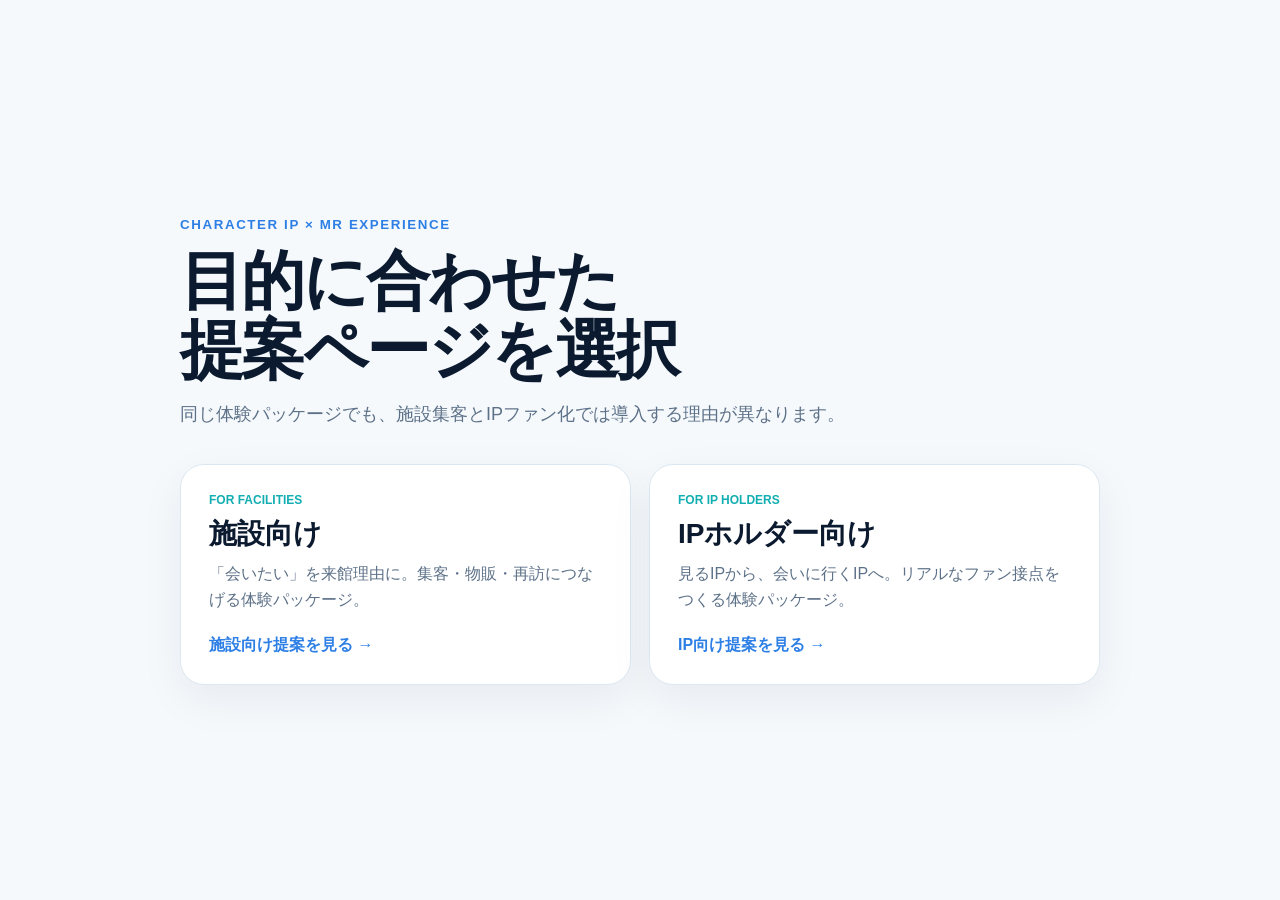
<file: xr/ip-mr/index.html>
<!doctype html>
<html lang="ja">
<head>
<meta charset="utf-8">
<meta name="viewport" content="width=device-width,initial-scale=1">
<title>キャラクターIP × MR 体験パッケージ</title>
<style>
*{box-sizing:border-box}body{margin:0;font-family:-apple-system,BlinkMacSystemFont,"Segoe UI","Hiragino Sans","Yu Gothic",sans-serif;background:#f5f9fc;color:#0b1a2f}main{min-height:100vh;display:grid;place-items:center;padding:28px}.wrap{width:min(920px,100%)}small{font-weight:800;letter-spacing:.12em;color:#2d7fe5}h1{font-size:clamp(36px,7vw,64px);line-height:1.08;letter-spacing:-.04em;margin:14px 0 14px}.lead{font-size:18px;color:#5d7188;line-height:1.7;margin:0 0 34px}.grid{display:grid;grid-template-columns:1fr 1fr;gap:18px}.card{display:block;padding:28px;background:#fff;border:1px solid #dce8f1;border-radius:24px;text-decoration:none;color:inherit;box-shadow:0 15px 45px rgba(7,24,45,.06);transition:.2s}.card:hover{transform:translateY(-4px);box-shadow:0 20px 55px rgba(7,24,45,.1)}.tag{font-size:12px;font-weight:900;color:#12aeb1}.card h2{font-size:28px;margin:8px 0 8px}.card p{color:#5d7188;line-height:1.65;margin:0}.go{margin-top:22px;font-weight:900;color:#2d7fe5}@media(max-width:650px){.grid{grid-template-columns:1fr}main{align-items:start;padding-top:70px}}
</style>
</head>
<body><main><div class="wrap">
<small>CHARACTER IP × MR EXPERIENCE</small>
<h1>目的に合わせた<br>提案ページを選択</h1>
<p class="lead">同じ体験パッケージでも、施設集客とIPファン化では導入する理由が異なります。</p>
<div class="grid">
<a class="card" href="./facility/"><div class="tag">FOR FACILITIES</div><h2>施設向け</h2><p>「会いたい」を来館理由に。集客・物販・再訪につなげる体験パッケージ。</p><div class="go">施設向け提案を見る →</div></a>
<a class="card" href="./ip-holder/"><div class="tag">FOR IP HOLDERS</div><h2>IPホルダー向け</h2><p>見るIPから、会いに行くIPへ。リアルなファン接点をつくる体験パッケージ。</p><div class="go">IP向け提案を見る →</div></a>
</div></div></main></body></html>
</file>
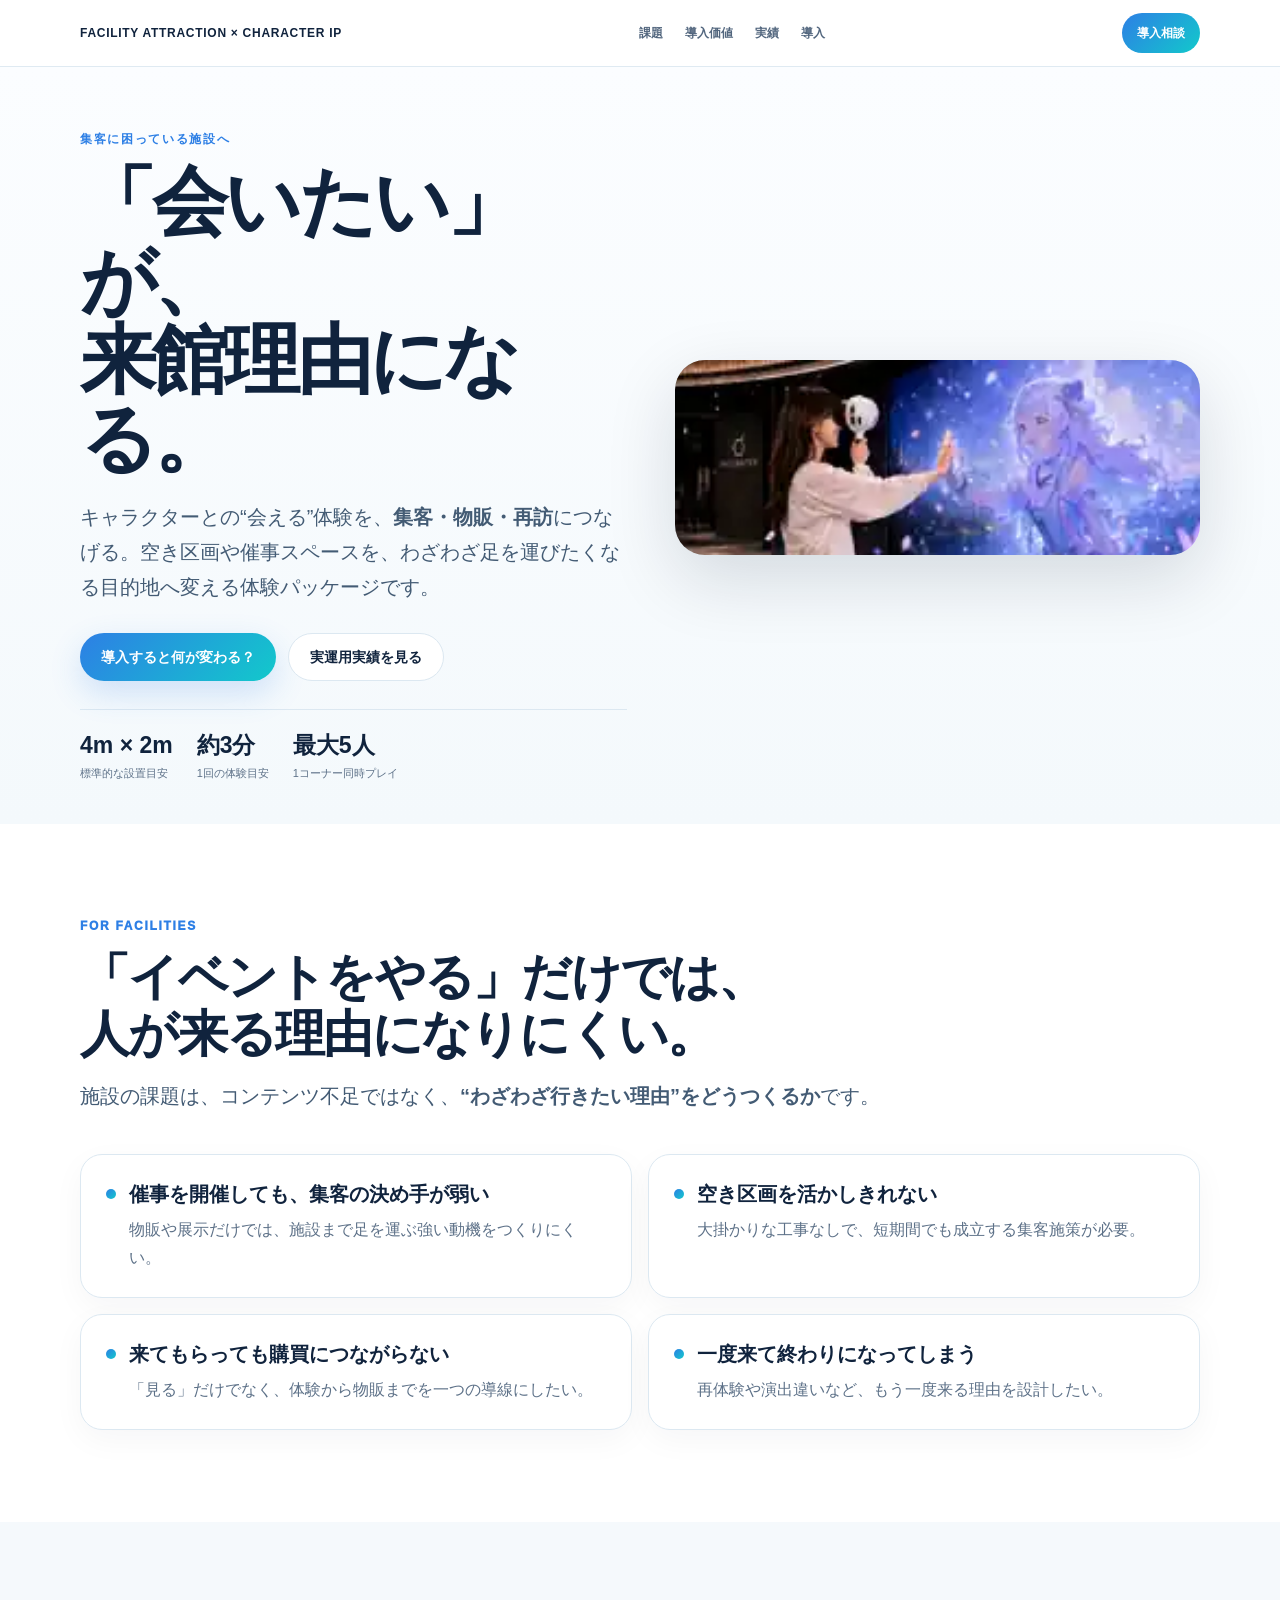
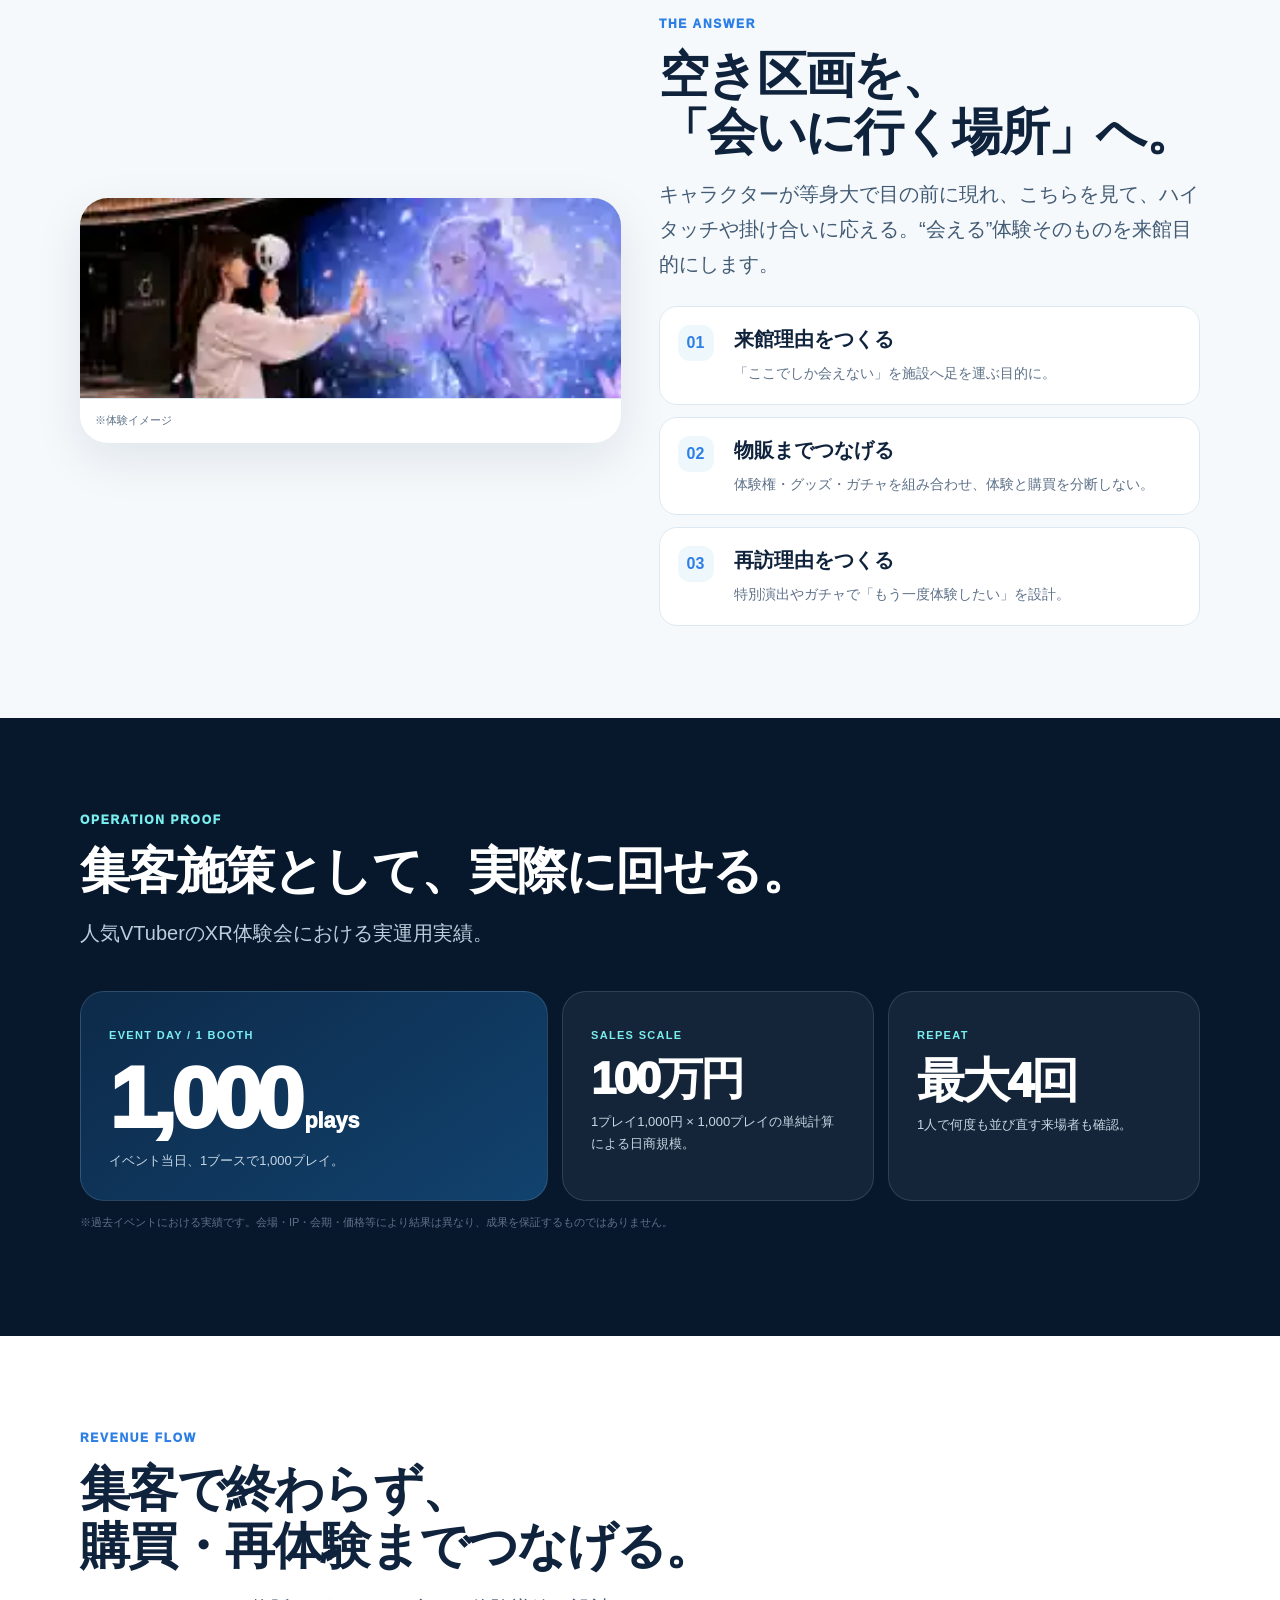
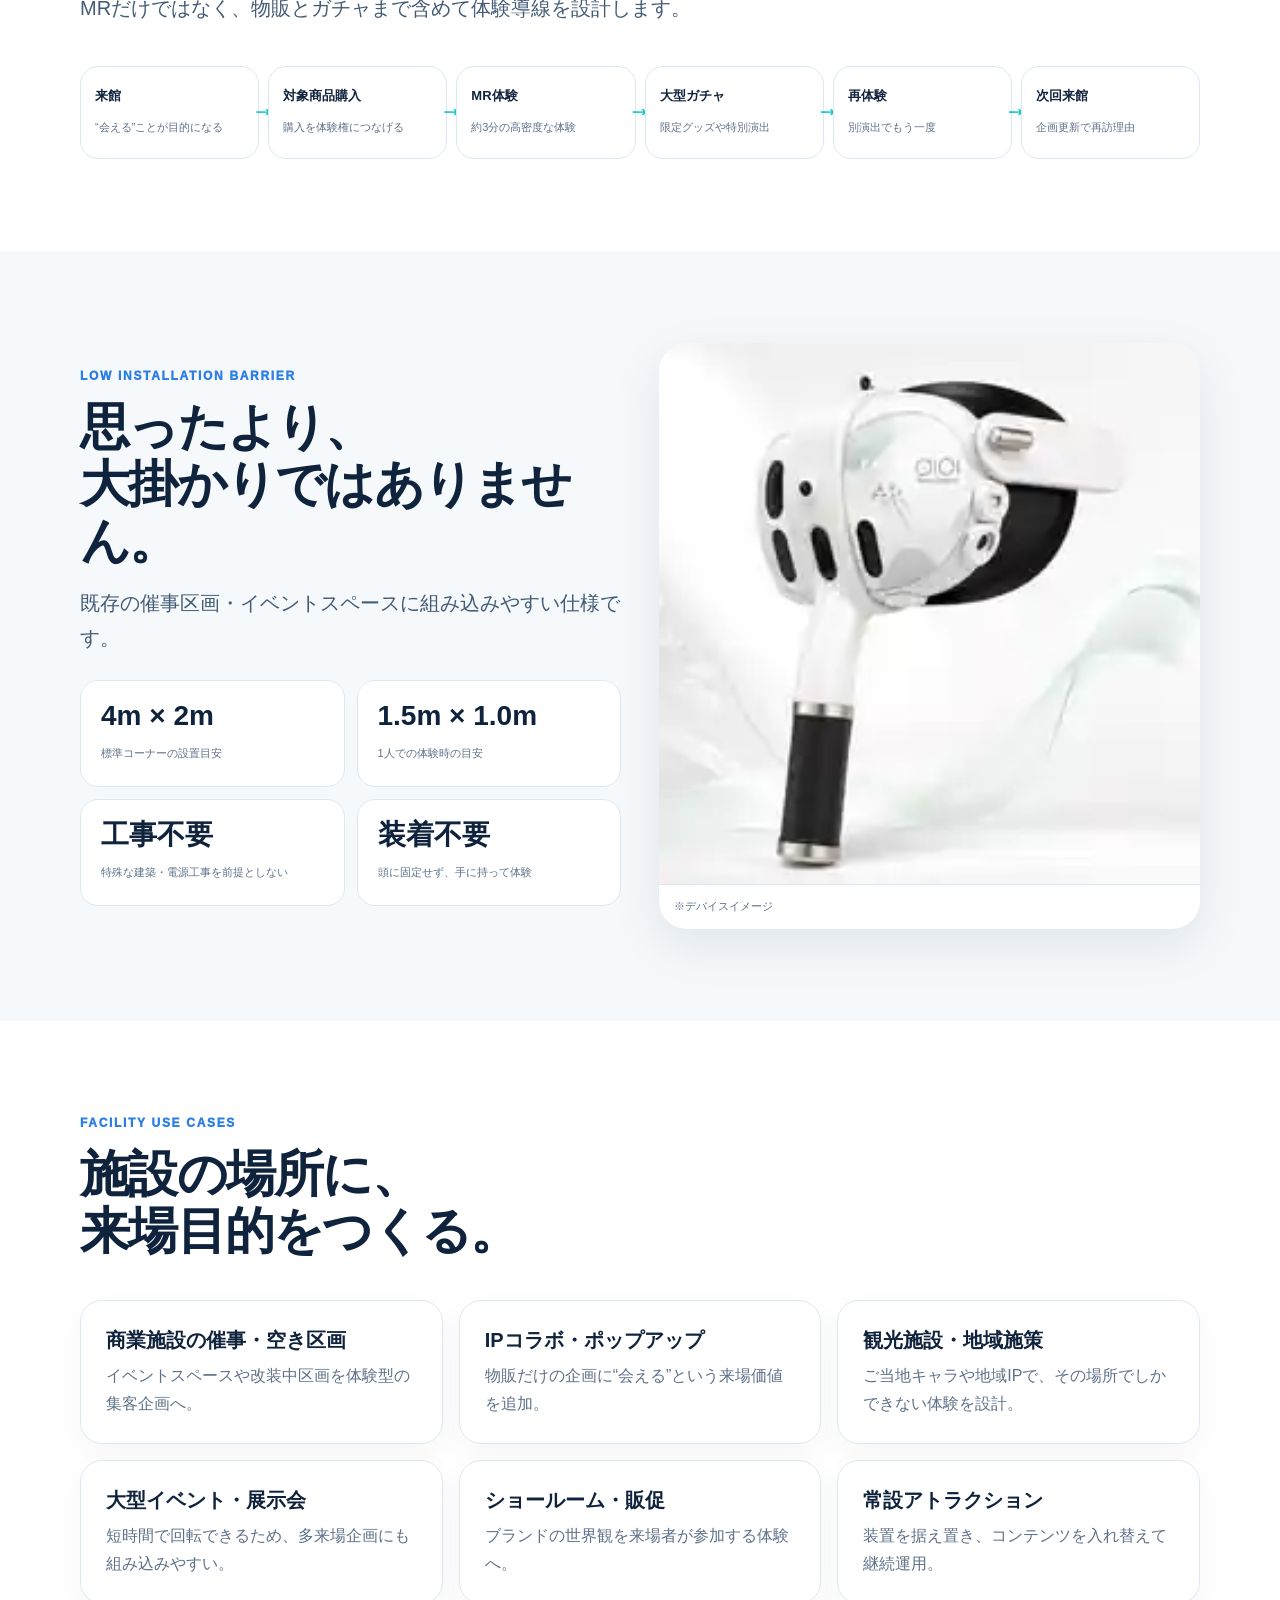
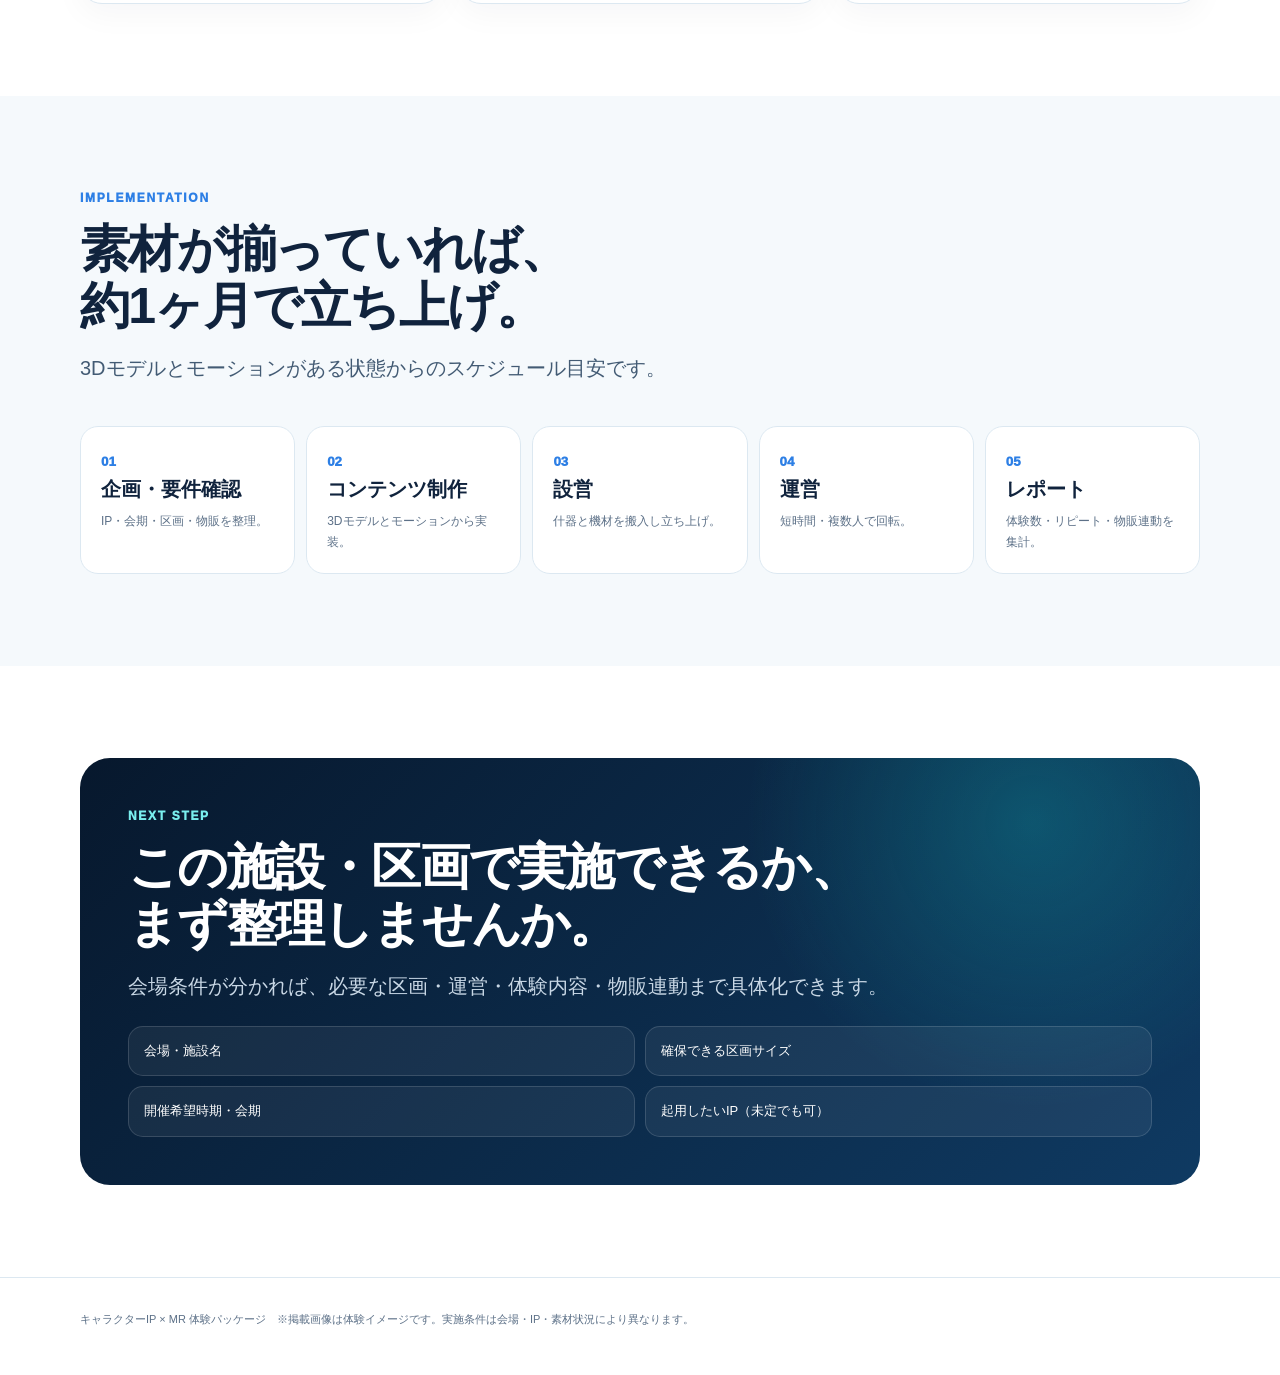
<file: xr/ip-mr/facility/index.html>
<!doctype html><html lang="ja"><head><meta charset="utf-8"><meta name="viewport" content="width=device-width,initial-scale=1,viewport-fit=cover"><meta name="format-detection" content="telephone=no"><title>施設向け｜キャラクターIP × MR 集客パッケージ</title><meta name="description" content="キャラクターとの“会える”体験を、施設の集客・物販・再訪につなげるMR体験パッケージ。"><link rel="stylesheet" href="../assets/style.css"></head><body><div class="progress"></div><nav class="nav"><div class="wrap nav-in"><div class="brand">FACILITY ATTRACTION × CHARACTER IP</div><div class="nav-links"><a href="#problem">課題</a><a href="#value">導入価値</a><a href="#proof">実績</a><a href="#flow">導入</a></div><a class="nav-cta" href="#contact">導入相談</a></div></nav><header class="hero"><div class="wrap hero-grid"><div><div class="eyebrow">集客に困っている施設へ</div><h1>「会いたい」が、<br>来館理由になる。</h1><p class="lead">キャラクターとの“会える”体験を、<strong>集客・物販・再訪</strong>につなげる。空き区画や催事スペースを、わざわざ足を運びたくなる目的地へ変える体験パッケージです。</p><div class="actions"><a class="btn primary" href="#value">導入すると何が変わる？</a><a class="btn secondary" href="#proof">実運用実績を見る</a></div><div class="proofs"><div><b>4m × 2m</b><span>標準的な設置目安</span></div><div><b>約3分</b><span>1回の体験目安</span></div><div><b>最大5人</b><span>1コーナー同時プレイ</span></div></div></div><div class="hero-img"><img src="../assets/image1.webp" alt="キャラクターと会えるMR体験イメージ"></div></div></header><main><section class="section" id="problem"><div class="wrap"><div class="head" data-reveal><div class="eyebrow">For Facilities</div><h2>「イベントをやる」だけでは、<br>人が来る理由になりにくい。</h2><p class="lead">施設の課題は、コンテンツ不足ではなく、<strong>“わざわざ行きたい理由”をどうつくるか</strong>です。</p></div><div class="grid2"><div class="card pain" data-reveal><div><h3>催事を開催しても、集客の決め手が弱い</h3><p>物販や展示だけでは、施設まで足を運ぶ強い動機をつくりにくい。</p></div></div><div class="card pain" data-reveal><div><h3>空き区画を活かしきれない</h3><p>大掛かりな工事なしで、短期間でも成立する集客施策が必要。</p></div></div><div class="card pain" data-reveal><div><h3>来てもらっても購買につながらない</h3><p>「見る」だけでなく、体験から物販までを一つの導線にしたい。</p></div></div><div class="card pain" data-reveal><div><h3>一度来て終わりになってしまう</h3><p>再体験や演出違いなど、もう一度来る理由を設計したい。</p></div></div></div></div></section><section class="section soft" id="value"><div class="wrap split"><div class="image" data-reveal><img src="../assets/image1.webp" alt="MR体験イメージ"><div class="caption">※体験イメージ</div></div><div><div class="eyebrow">The Answer</div><h2>空き区画を、<br>「会いに行く場所」へ。</h2><p class="lead">キャラクターが等身大で目の前に現れ、こちらを見て、ハイタッチや掛け合いに応える。“会える”体験そのものを来館目的にします。</p><div class="values"><div class="value" data-reveal><b>01</b><div><h3>来館理由をつくる</h3><p>「ここでしか会えない」を施設へ足を運ぶ目的に。</p></div></div><div class="value" data-reveal><b>02</b><div><h3>物販までつなげる</h3><p>体験権・グッズ・ガチャを組み合わせ、体験と購買を分断しない。</p></div></div><div class="value" data-reveal><b>03</b><div><h3>再訪理由をつくる</h3><p>特別演出やガチャで「もう一度体験したい」を設計。</p></div></div></div></div></div></section><section class="section dark" id="proof"><div class="wrap"><div class="head" data-reveal><div class="eyebrow" style="color:#79eeee">Operation Proof</div><h2>集客施策として、実際に回せる。</h2><p class="lead">人気VTuberのXR体験会における実運用実績。</p></div><div class="metrics"><div class="metric main" data-reveal><small>EVENT DAY / 1 BOOTH</small><div class="big">1,000<em> plays</em></div><p>イベント当日、1ブースで1,000プレイ。</p></div><div class="metric" data-reveal><small>SALES SCALE</small><div class="big" style="font-size:45px">100万円</div><p>1プレイ1,000円 × 1,000プレイの単純計算による日商規模。</p></div><div class="metric" data-reveal><small>REPEAT</small><div class="big" style="font-size:48px">最大4回</div><p>1人で何度も並び直す来場者も確認。</p></div></div><p class="note">※過去イベントにおける実績です。会場・IP・会期・価格等により結果は異なり、成果を保証するものではありません。</p></div></section><section class="section"><div class="wrap"><div class="head" data-reveal><div class="eyebrow">Revenue Flow</div><h2>集客で終わらず、<br>購買・再体験までつなげる。</h2><p class="lead">MRだけではなく、物販とガチャまで含めて体験導線を設計します。</p></div><div class="flow"><div data-reveal><b>来館</b><span>“会える”ことが目的になる</span></div><div data-reveal><b>対象商品購入</b><span>購入を体験権につなげる</span></div><div data-reveal><b>MR体験</b><span>約3分の高密度な体験</span></div><div data-reveal><b>大型ガチャ</b><span>限定グッズや特別演出</span></div><div data-reveal><b>再体験</b><span>別演出でもう一度</span></div><div data-reveal><b>次回来館</b><span>企画更新で再訪理由</span></div></div></div></section><section class="section soft"><div class="wrap split"><div><div class="eyebrow">Low Installation Barrier</div><h2>思ったより、<br>大掛かりではありません。</h2><p class="lead">既存の催事区画・イベントスペースに組み込みやすい仕様です。</p><div class="specs"><div class="spec" data-reveal><strong>4m × 2m</strong><span>標準コーナーの設置目安</span></div><div class="spec" data-reveal><strong>1.5m × 1.0m</strong><span>1人での体験時の目安</span></div><div class="spec" data-reveal><strong>工事不要</strong><span>特殊な建築・電源工事を前提としない</span></div><div class="spec" data-reveal><strong>装着不要</strong><span>頭に固定せず、手に持って体験</span></div></div></div><div class="image" data-reveal><img src="../assets/image2.webp" alt="手持ち型MRデバイスイメージ"><div class="caption">※デバイスイメージ</div></div></div></section><section class="section"><div class="wrap"><div class="head" data-reveal><div class="eyebrow">Facility Use Cases</div><h2>施設の場所に、<br>来場目的をつくる。</h2></div><div class="grid3"><div class="card" data-reveal><h3>商業施設の催事・空き区画</h3><p>イベントスペースや改装中区画を体験型の集客企画へ。</p></div><div class="card" data-reveal><h3>IPコラボ・ポップアップ</h3><p>物販だけの企画に“会える”という来場価値を追加。</p></div><div class="card" data-reveal><h3>観光施設・地域施策</h3><p>ご当地キャラや地域IPで、その場所でしかできない体験を設計。</p></div><div class="card" data-reveal><h3>大型イベント・展示会</h3><p>短時間で回転できるため、多来場企画にも組み込みやすい。</p></div><div class="card" data-reveal><h3>ショールーム・販促</h3><p>ブランドの世界観を来場者が参加する体験へ。</p></div><div class="card" data-reveal><h3>常設アトラクション</h3><p>装置を据え置き、コンテンツを入れ替えて継続運用。</p></div></div></div></section><section class="section soft" id="flow"><div class="wrap"><div class="head" data-reveal><div class="eyebrow">Implementation</div><h2>素材が揃っていれば、<br>約1ヶ月で立ち上げ。</h2><p class="lead">3Dモデルとモーションがある状態からのスケジュール目安です。</p></div><div class="steps"><div class="step" data-reveal><small>01</small><h3>企画・要件確認</h3><p>IP・会期・区画・物販を整理。</p></div><div class="step" data-reveal><small>02</small><h3>コンテンツ制作</h3><p>3Dモデルとモーションから実装。</p></div><div class="step" data-reveal><small>03</small><h3>設営</h3><p>什器と機材を搬入し立ち上げ。</p></div><div class="step" data-reveal><small>04</small><h3>運営</h3><p>短時間・複数人で回転。</p></div><div class="step" data-reveal><small>05</small><h3>レポート</h3><p>体験数・リピート・物販連動を集計。</p></div></div></div></section><section class="section" id="contact"><div class="wrap"><div class="cta" data-reveal><div class="eyebrow" style="color:#79eeee">Next Step</div><h2>この施設・区画で実施できるか、<br>まず整理しませんか。</h2><p class="lead">会場条件が分かれば、必要な区画・運営・体験内容・物販連動まで具体化できます。</p><div class="chips"><div class="chip">会場・施設名</div><div class="chip">確保できる区画サイズ</div><div class="chip">開催希望時期・会期</div><div class="chip">起用したいIP（未定でも可）</div></div></div></div></section></main><footer><div class="wrap">キャラクターIP × MR 体験パッケージ　※掲載画像は体験イメージです。実施条件は会場・IP・素材状況により異なります。</div></footer><script src="../assets/app.js"></script></body></html>
</file>
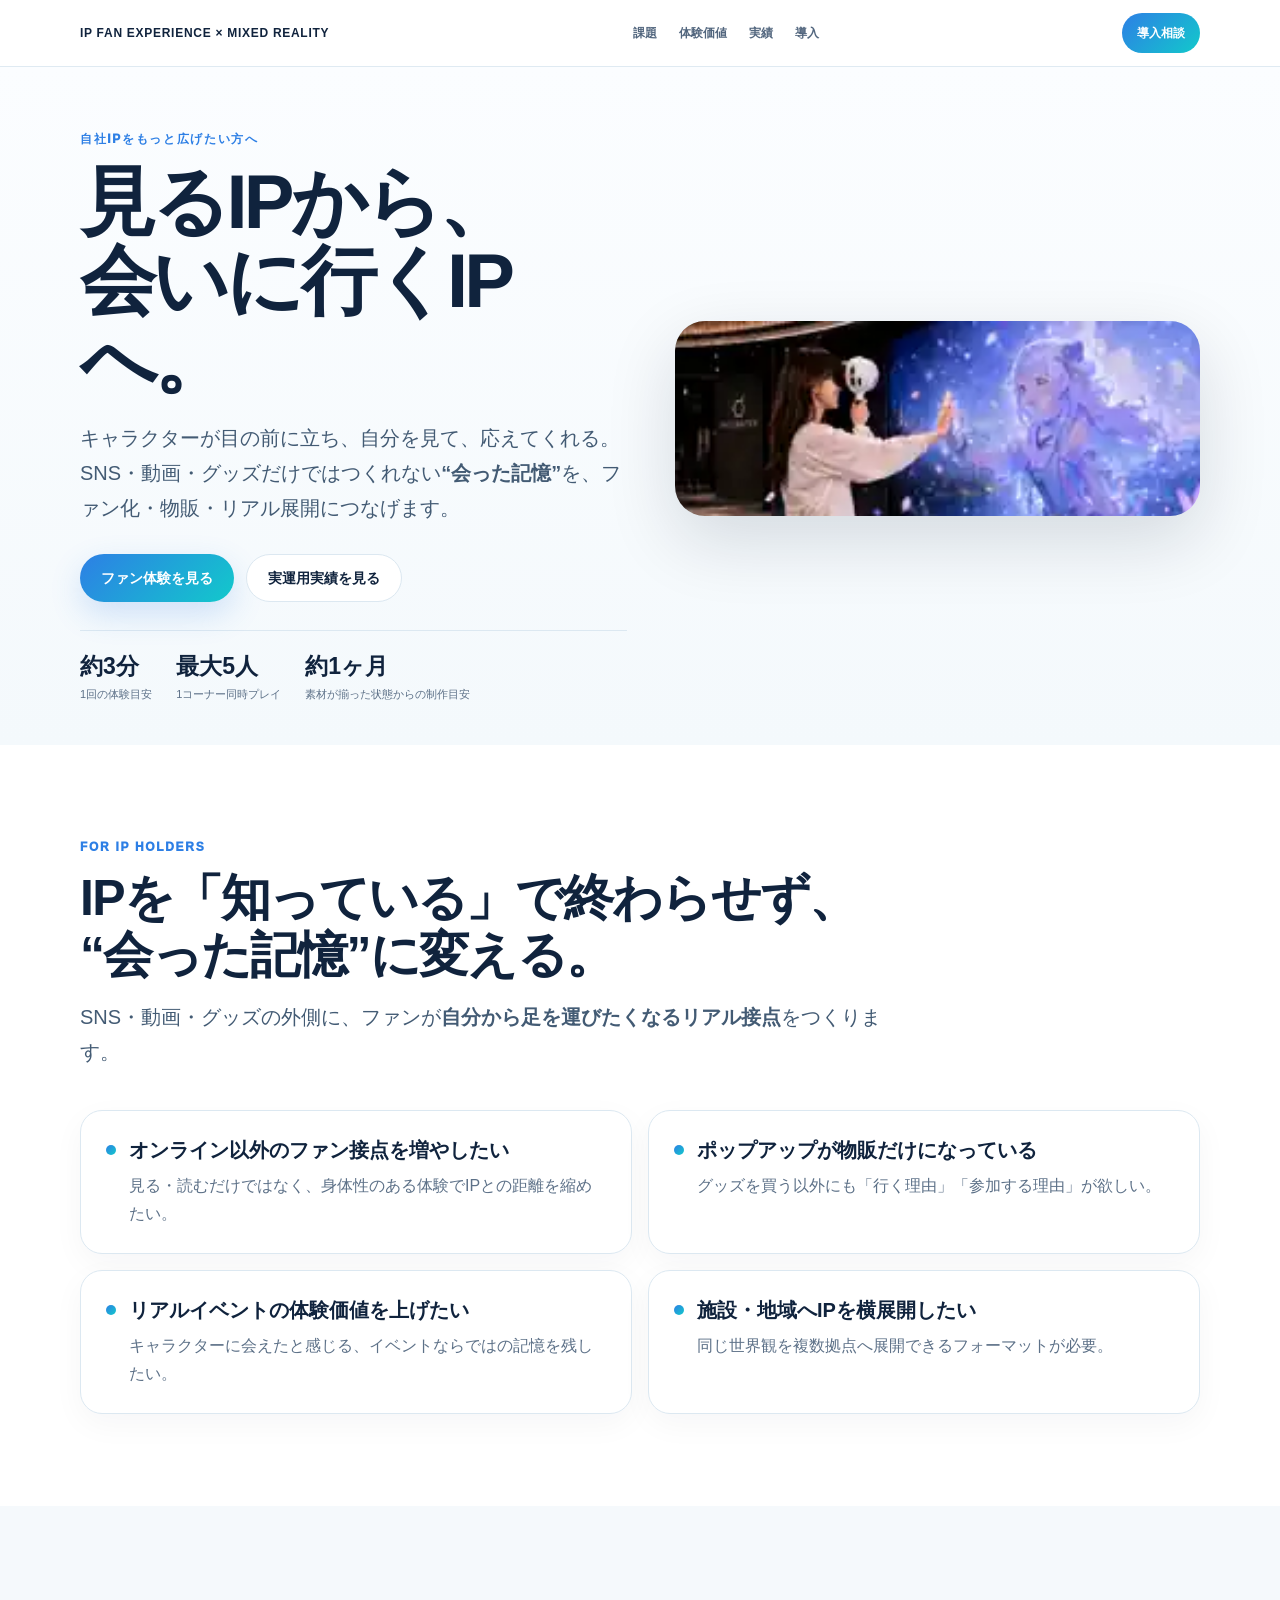
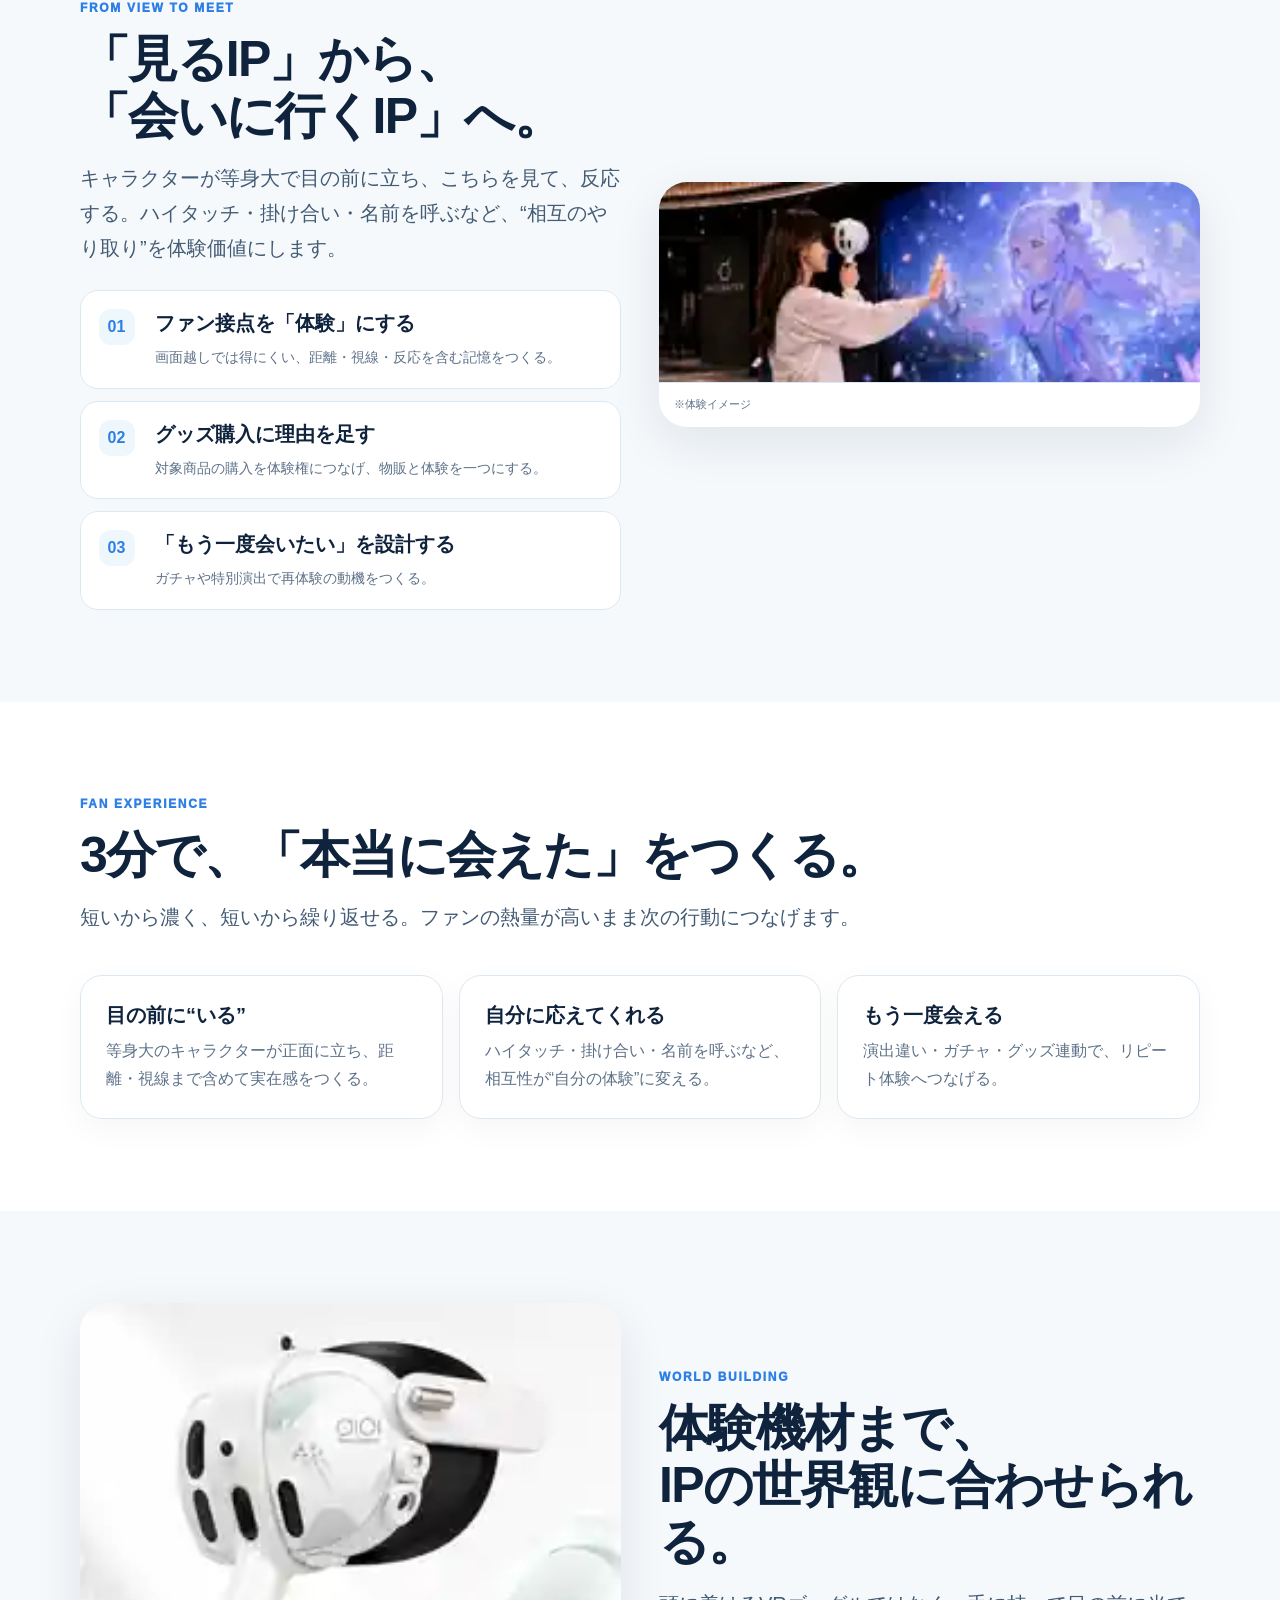
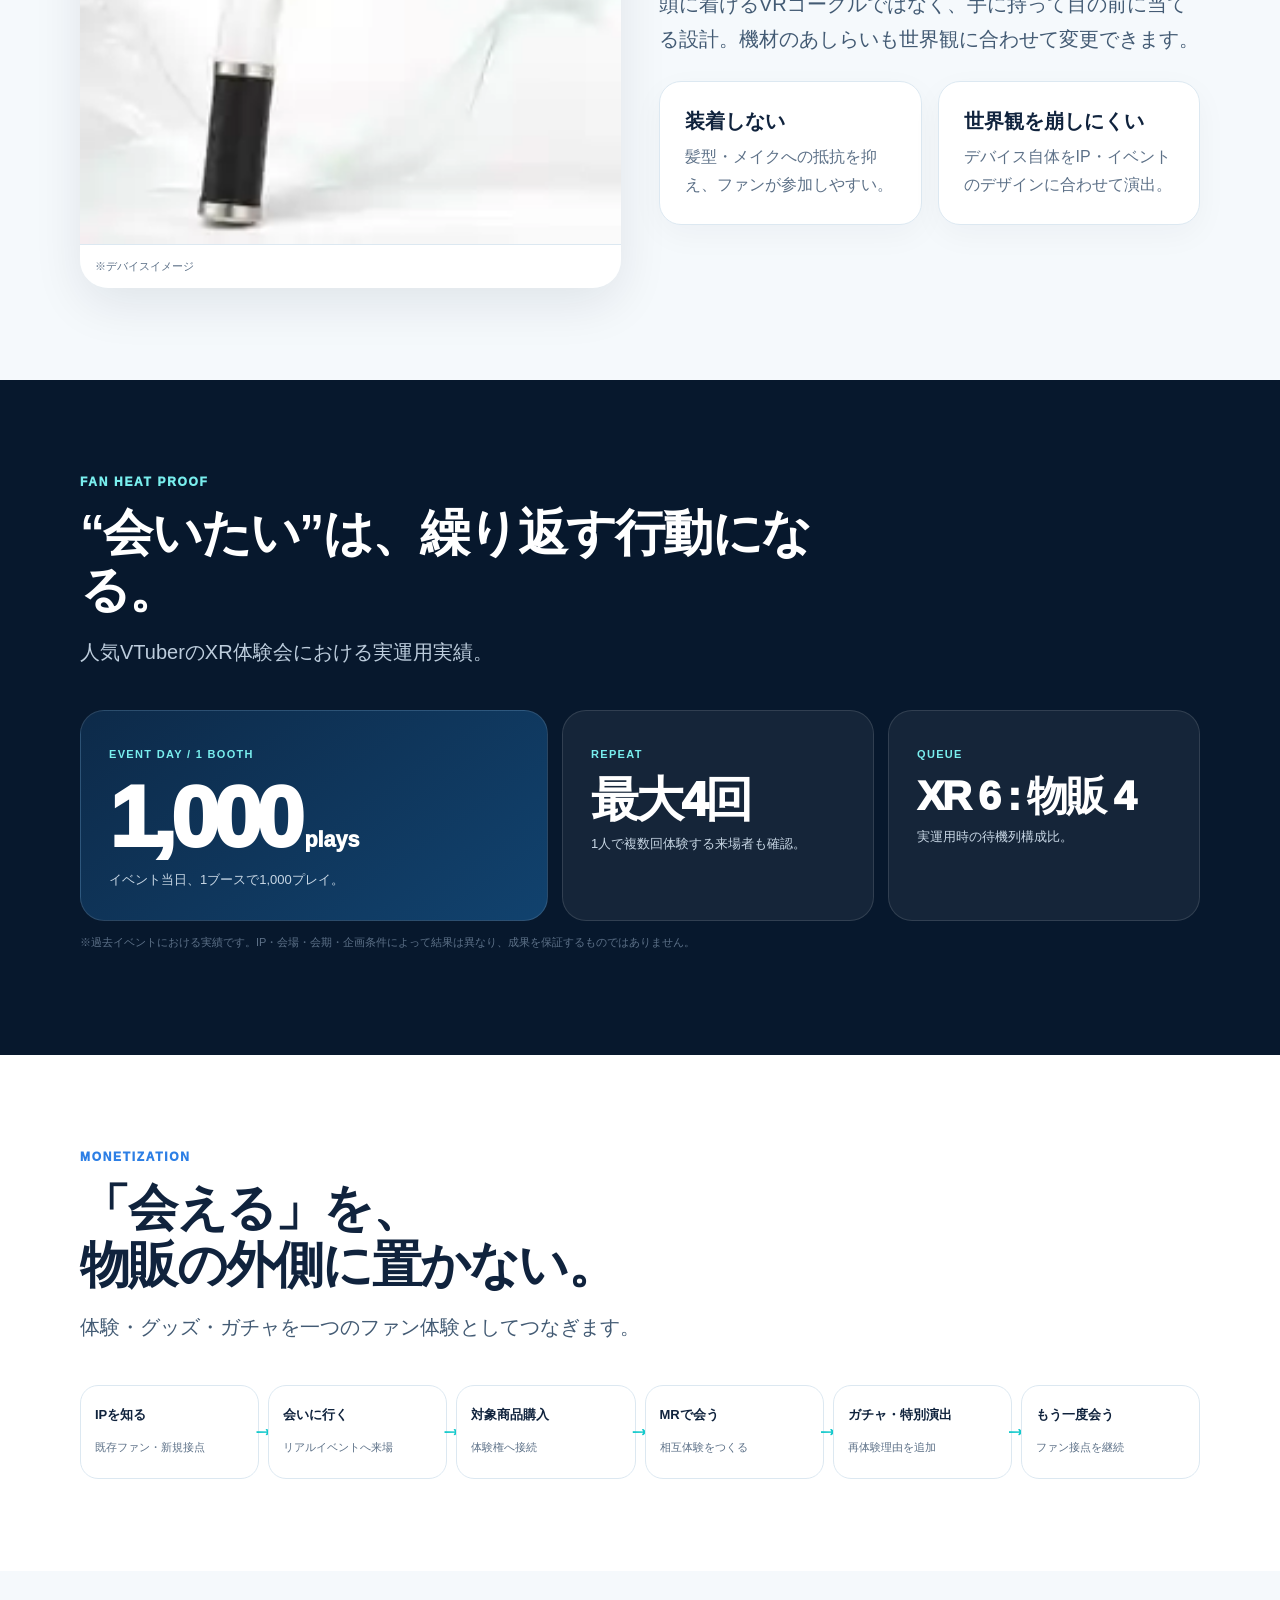
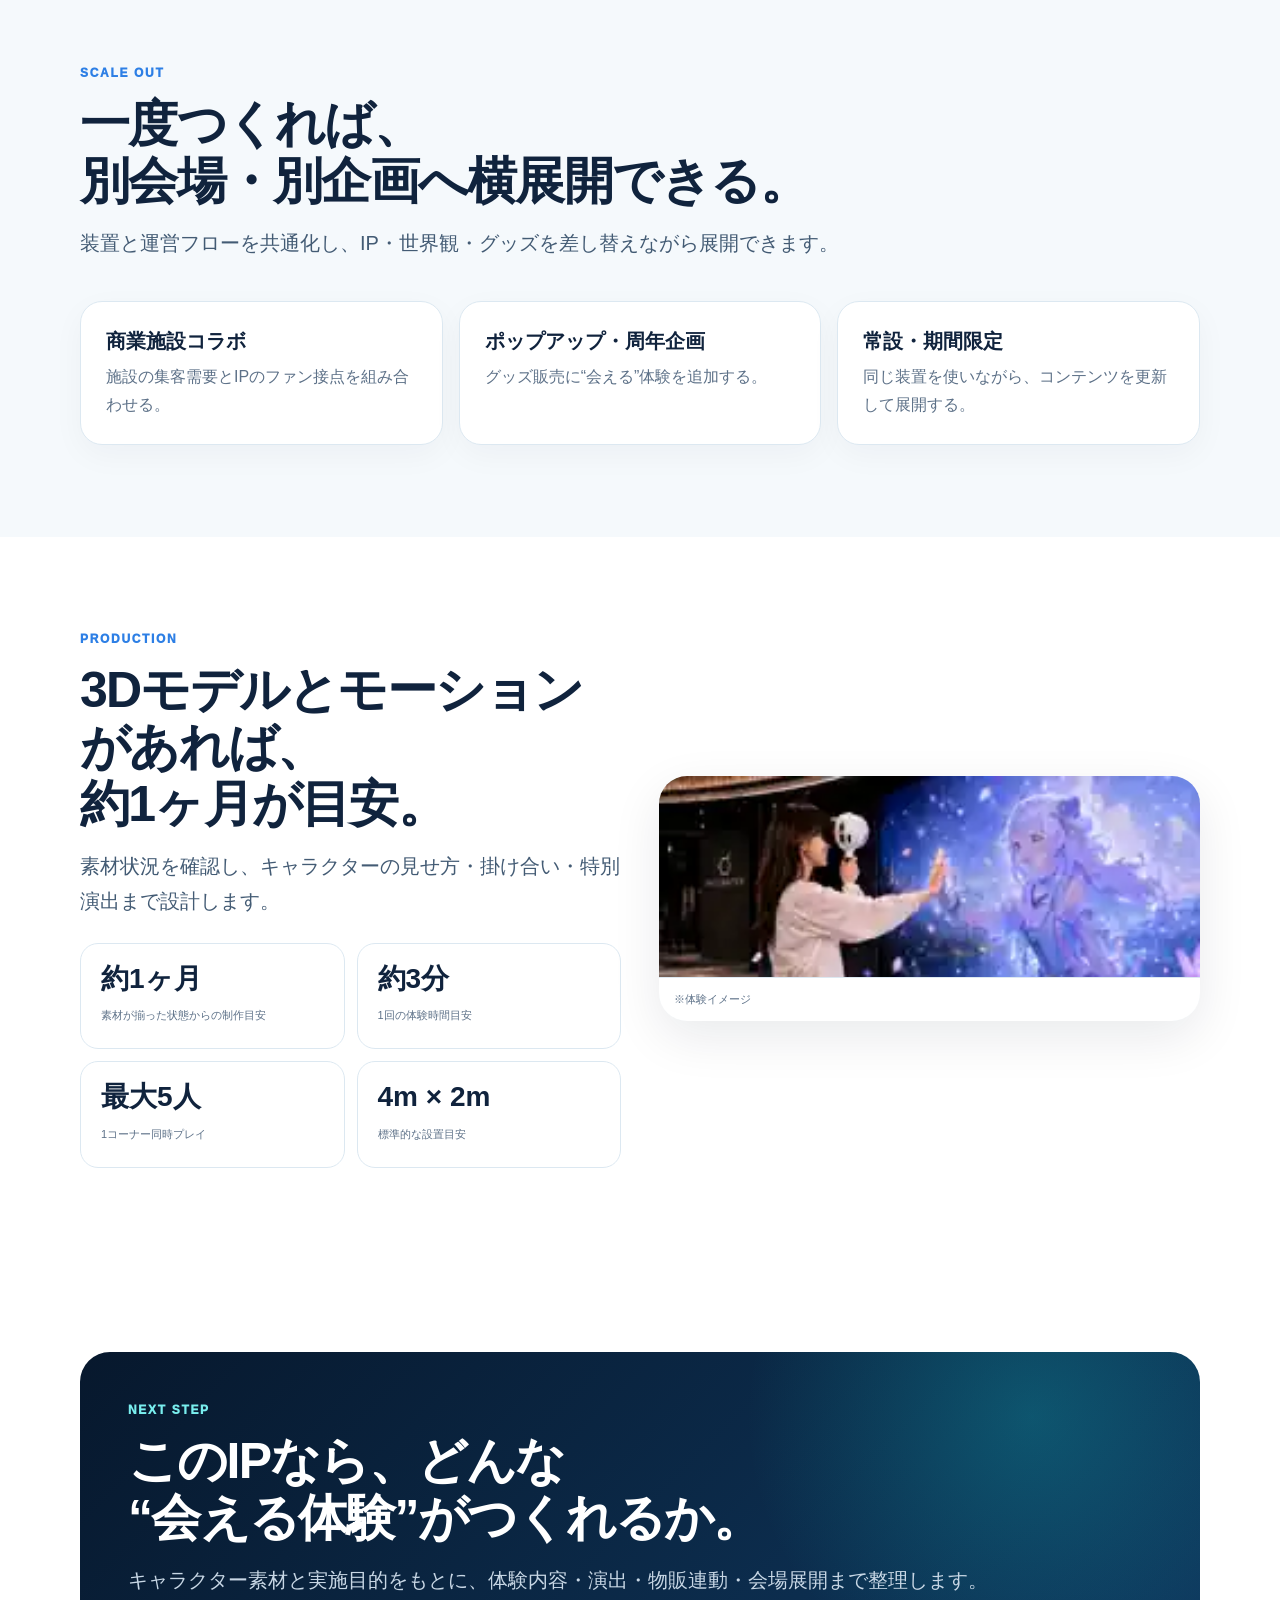
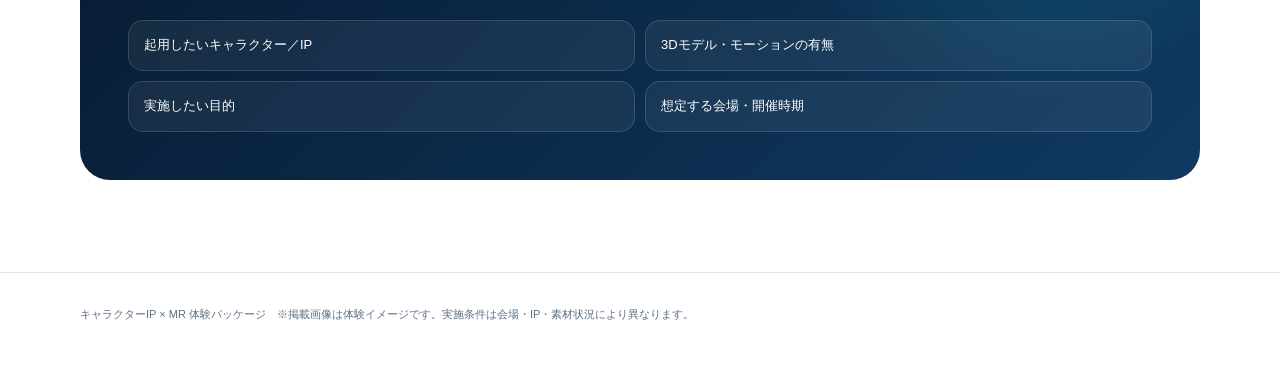
<file: xr/ip-mr/ip-holder/index.html>
<!doctype html><html lang="ja"><head><meta charset="utf-8"><meta name="viewport" content="width=device-width,initial-scale=1,viewport-fit=cover"><meta name="format-detection" content="telephone=no"><title>IPホルダー向け｜キャラクターIP × MR ファン体験パッケージ</title><meta name="description" content="見るIPから、会いに行くIPへ。キャラクターとの“会える”体験をファン化・物販・リアル展開につなげるMR体験パッケージ。"><link rel="stylesheet" href="../assets/style.css"></head><body><div class="progress"></div><nav class="nav"><div class="wrap nav-in"><div class="brand">IP FAN EXPERIENCE × MIXED REALITY</div><div class="nav-links"><a href="#problem">課題</a><a href="#value">体験価値</a><a href="#proof">実績</a><a href="#flow">導入</a></div><a class="nav-cta" href="#contact">導入相談</a></div></nav><header class="hero"><div class="wrap hero-grid"><div><div class="eyebrow">自社IPをもっと広げたい方へ</div><h1>見るIPから、<br>会いに行くIPへ。</h1><p class="lead">キャラクターが目の前に立ち、自分を見て、応えてくれる。SNS・動画・グッズだけではつくれない<strong>“会った記憶”</strong>を、ファン化・物販・リアル展開につなげます。</p><div class="actions"><a class="btn primary" href="#value">ファン体験を見る</a><a class="btn secondary" href="#proof">実運用実績を見る</a></div><div class="proofs"><div><b>約3分</b><span>1回の体験目安</span></div><div><b>最大5人</b><span>1コーナー同時プレイ</span></div><div><b>約1ヶ月</b><span>素材が揃った状態からの制作目安</span></div></div></div><div class="hero-img"><img src="../assets/image1.webp" alt="ファンとキャラクターが触れ合うMR体験イメージ"></div></div></header><main><section class="section" id="problem"><div class="wrap"><div class="head" data-reveal><div class="eyebrow">For IP Holders</div><h2>IPを「知っている」で終わらせず、<br>“会った記憶”に変える。</h2><p class="lead">SNS・動画・グッズの外側に、ファンが<strong>自分から足を運びたくなるリアル接点</strong>をつくります。</p></div><div class="grid2"><div class="card pain" data-reveal><div><h3>オンライン以外のファン接点を増やしたい</h3><p>見る・読むだけではなく、身体性のある体験でIPとの距離を縮めたい。</p></div></div><div class="card pain" data-reveal><div><h3>ポップアップが物販だけになっている</h3><p>グッズを買う以外にも「行く理由」「参加する理由」が欲しい。</p></div></div><div class="card pain" data-reveal><div><h3>リアルイベントの体験価値を上げたい</h3><p>キャラクターに会えたと感じる、イベントならではの記憶を残したい。</p></div></div><div class="card pain" data-reveal><div><h3>施設・地域へIPを横展開したい</h3><p>同じ世界観を複数拠点へ展開できるフォーマットが必要。</p></div></div></div></div></section><section class="section soft" id="value"><div class="wrap split"><div><div class="eyebrow">From View to Meet</div><h2>「見るIP」から、<br>「会いに行くIP」へ。</h2><p class="lead">キャラクターが等身大で目の前に立ち、こちらを見て、反応する。ハイタッチ・掛け合い・名前を呼ぶなど、“相互のやり取り”を体験価値にします。</p><div class="values"><div class="value" data-reveal><b>01</b><div><h3>ファン接点を「体験」にする</h3><p>画面越しでは得にくい、距離・視線・反応を含む記憶をつくる。</p></div></div><div class="value" data-reveal><b>02</b><div><h3>グッズ購入に理由を足す</h3><p>対象商品の購入を体験権につなげ、物販と体験を一つにする。</p></div></div><div class="value" data-reveal><b>03</b><div><h3>「もう一度会いたい」を設計する</h3><p>ガチャや特別演出で再体験の動機をつくる。</p></div></div></div></div><div class="image" data-reveal><img src="../assets/image1.webp" alt="キャラクターと会えるMR体験イメージ"><div class="caption">※体験イメージ</div></div></div></section><section class="section"><div class="wrap"><div class="head" data-reveal><div class="eyebrow">Fan Experience</div><h2>3分で、「本当に会えた」をつくる。</h2><p class="lead">短いから濃く、短いから繰り返せる。ファンの熱量が高いまま次の行動につなげます。</p></div><div class="grid3"><div class="card" data-reveal><h3>目の前に“いる”</h3><p>等身大のキャラクターが正面に立ち、距離・視線まで含めて実在感をつくる。</p></div><div class="card" data-reveal><h3>自分に応えてくれる</h3><p>ハイタッチ・掛け合い・名前を呼ぶなど、相互性が“自分の体験”に変える。</p></div><div class="card" data-reveal><h3>もう一度会える</h3><p>演出違い・ガチャ・グッズ連動で、リピート体験へつなげる。</p></div></div></div></section><section class="section soft"><div class="wrap split"><div class="image" data-reveal><img src="../assets/image2.webp" alt="手持ち型MRデバイスイメージ"><div class="caption">※デバイスイメージ</div></div><div><div class="eyebrow">World Building</div><h2>体験機材まで、<br>IPの世界観に合わせられる。</h2><p class="lead">頭に着けるVRゴーグルではなく、手に持って目の前に当てる設計。機材のあしらいも世界観に合わせて変更できます。</p><div class="grid2" style="margin-top:24px"><div class="card" data-reveal><h3>装着しない</h3><p>髪型・メイクへの抵抗を抑え、ファンが参加しやすい。</p></div><div class="card" data-reveal><h3>世界観を崩しにくい</h3><p>デバイス自体をIP・イベントのデザインに合わせて演出。</p></div></div></div></div></section><section class="section dark" id="proof"><div class="wrap"><div class="head" data-reveal><div class="eyebrow" style="color:#79eeee">Fan Heat Proof</div><h2>“会いたい”は、繰り返す行動になる。</h2><p class="lead">人気VTuberのXR体験会における実運用実績。</p></div><div class="metrics"><div class="metric main" data-reveal><small>EVENT DAY / 1 BOOTH</small><div class="big">1,000<em> plays</em></div><p>イベント当日、1ブースで1,000プレイ。</p></div><div class="metric" data-reveal><small>REPEAT</small><div class="big" style="font-size:48px">最大4回</div><p>1人で複数回体験する来場者も確認。</p></div><div class="metric" data-reveal><small>QUEUE</small><div class="big" style="font-size:41px">XR 6 : 物販 4</div><p>実運用時の待機列構成比。</p></div></div><p class="note">※過去イベントにおける実績です。IP・会場・会期・企画条件によって結果は異なり、成果を保証するものではありません。</p></div></section><section class="section"><div class="wrap"><div class="head" data-reveal><div class="eyebrow">Monetization</div><h2>「会える」を、<br>物販の外側に置かない。</h2><p class="lead">体験・グッズ・ガチャを一つのファン体験としてつなぎます。</p></div><div class="flow"><div data-reveal><b>IPを知る</b><span>既存ファン・新規接点</span></div><div data-reveal><b>会いに行く</b><span>リアルイベントへ来場</span></div><div data-reveal><b>対象商品購入</b><span>体験権へ接続</span></div><div data-reveal><b>MRで会う</b><span>相互体験をつくる</span></div><div data-reveal><b>ガチャ・特別演出</b><span>再体験理由を追加</span></div><div data-reveal><b>もう一度会う</b><span>ファン接点を継続</span></div></div></div></section><section class="section soft"><div class="wrap"><div class="head" data-reveal><div class="eyebrow">Scale Out</div><h2>一度つくれば、<br>別会場・別企画へ横展開できる。</h2><p class="lead">装置と運営フローを共通化し、IP・世界観・グッズを差し替えながら展開できます。</p></div><div class="grid3"><div class="card" data-reveal><h3>商業施設コラボ</h3><p>施設の集客需要とIPのファン接点を組み合わせる。</p></div><div class="card" data-reveal><h3>ポップアップ・周年企画</h3><p>グッズ販売に“会える”体験を追加する。</p></div><div class="card" data-reveal><h3>常設・期間限定</h3><p>同じ装置を使いながら、コンテンツを更新して展開する。</p></div></div></div></section><section class="section" id="flow"><div class="wrap split"><div><div class="eyebrow">Production</div><h2>3Dモデルとモーションがあれば、<br>約1ヶ月が目安。</h2><p class="lead">素材状況を確認し、キャラクターの見せ方・掛け合い・特別演出まで設計します。</p><div class="specs"><div class="spec" data-reveal><strong>約1ヶ月</strong><span>素材が揃った状態からの制作目安</span></div><div class="spec" data-reveal><strong>約3分</strong><span>1回の体験時間目安</span></div><div class="spec" data-reveal><strong>最大5人</strong><span>1コーナー同時プレイ</span></div><div class="spec" data-reveal><strong>4m × 2m</strong><span>標準的な設置目安</span></div></div></div><div class="image" data-reveal><img src="../assets/image1.webp" alt="キャラクターIPのMR体験イメージ"><div class="caption">※体験イメージ</div></div></div></section><section class="section" id="contact"><div class="wrap"><div class="cta" data-reveal><div class="eyebrow" style="color:#79eeee">Next Step</div><h2>このIPなら、どんな<br>“会える体験”がつくれるか。</h2><p class="lead">キャラクター素材と実施目的をもとに、体験内容・演出・物販連動・会場展開まで整理します。</p><div class="chips"><div class="chip">起用したいキャラクター／IP</div><div class="chip">3Dモデル・モーションの有無</div><div class="chip">実施したい目的</div><div class="chip">想定する会場・開催時期</div></div></div></div></section></main><footer><div class="wrap">キャラクターIP × MR 体験パッケージ　※掲載画像は体験イメージです。実施条件は会場・IP・素材状況により異なります。</div></footer><script src="../assets/app.js"></script></body></html>
</file>
<file: xr/ip-mr/assets/style.css>
:root{--navy:#07182d;--navy2:#0d2b4c;--blue:#2d7fe5;--cyan:#12c9cb;--ink:#10233d;--muted:#5d7188;--line:#dce8f1;--soft:#f5f9fc;--max:1120px}*{box-sizing:border-box}html{scroll-behavior:smooth}body{margin:0;font-family:-apple-system,BlinkMacSystemFont,"Segoe UI","Hiragino Sans","Yu Gothic",Meiryo,sans-serif;color:var(--ink);background:#fff;line-height:1.75;overflow-x:hidden}a{color:inherit;text-decoration:none}img{display:block;width:100%;height:auto}.wrap{width:min(calc(100% - 36px),var(--max));margin:auto}.progress{position:fixed;top:0;left:0;height:3px;width:0;z-index:100;background:linear-gradient(90deg,var(--blue),var(--cyan))}.nav{position:sticky;top:0;z-index:40;background:rgba(255,255,255,.94);backdrop-filter:blur(16px);border-bottom:1px solid rgba(220,232,241,.9)}.nav-in{height:66px;display:flex;align-items:center;justify-content:space-between;gap:16px}.brand{font-size:12px;font-weight:900;letter-spacing:.06em;white-space:nowrap;overflow:hidden;text-overflow:ellipsis}.nav-links{display:flex;gap:22px;font-size:12px;font-weight:800;color:#52667e}.nav-cta,.btn{display:inline-flex;align-items:center;justify-content:center;border-radius:999px;font-weight:900;transition:.2s}.nav-cta{min-height:40px;padding:0 15px;color:#fff;background:linear-gradient(135deg,var(--blue),var(--cyan));font-size:12px}.btn{min-height:48px;padding:0 21px;font-size:14px}.btn.primary{color:#fff;background:linear-gradient(135deg,var(--blue),var(--cyan));box-shadow:0 12px 32px rgba(45,127,229,.2)}.btn.secondary{background:#fff;border:1px solid var(--line)}.hero{padding:62px 0 38px;background:linear-gradient(180deg,#fbfdff,#f4f9fc)}.hero-grid{display:grid;grid-template-columns:1.02fr .98fr;gap:48px;align-items:center}.eyebrow{font-size:12px;font-weight:950;letter-spacing:.14em;text-transform:uppercase;color:var(--blue);margin-bottom:12px}h1,h2,h3,p{margin-top:0}h1{font-size:clamp(42px,6vw,76px);line-height:1.04;letter-spacing:-.05em;margin-bottom:22px}h2{font-size:clamp(30px,4vw,50px);line-height:1.14;letter-spacing:-.035em;margin-bottom:16px}h3{font-size:20px;line-height:1.4;margin-bottom:8px}.lead{font-size:clamp(17px,2vw,20px);color:#435b74}.actions{display:flex;gap:12px;flex-wrap:wrap;margin-top:28px}.proofs{display:flex;gap:24px;flex-wrap:wrap;margin-top:28px;padding-top:23px;border-top:1px solid var(--line)}.proofs b{display:block;font-size:23px;line-height:1.1}.proofs span{font-size:11px;color:var(--muted)}.hero-img{border-radius:30px;overflow:hidden;box-shadow:0 24px 70px rgba(7,24,45,.14);background:#eaf3f7}.section{padding:92px 0}.soft{background:var(--soft)}.dark{background:var(--navy);color:#fff}.dark .lead,.dark .muted{color:#bdcddd}.head{max-width:820px;margin-bottom:40px}.grid2{display:grid;grid-template-columns:1fr 1fr;gap:16px}.grid3{display:grid;grid-template-columns:repeat(3,1fr);gap:16px}.card{background:#fff;border:1px solid var(--line);border-radius:22px;padding:25px;box-shadow:0 10px 32px rgba(7,24,45,.04)}.card p{color:var(--muted);margin-bottom:0}.pain{display:flex;gap:13px}.pain:before{content:"";width:10px;height:10px;flex:0 0 auto;margin-top:9px;border-radius:50%;background:linear-gradient(135deg,var(--blue),var(--cyan))}.split{display:grid;grid-template-columns:1fr 1fr;gap:38px;align-items:center}.image{border-radius:28px;overflow:hidden;background:#eef4f8;box-shadow:0 16px 50px rgba(7,24,45,.09)}.caption{padding:12px 15px;background:#fff;border-top:1px solid var(--line);font-size:11px;color:var(--muted)}.values{display:grid;gap:12px;margin-top:24px}.value{display:grid;grid-template-columns:42px 1fr;gap:14px;background:#fff;border:1px solid var(--line);border-radius:18px;padding:18px}.value b{width:36px;height:36px;border-radius:12px;display:grid;place-items:center;background:#eef7fb;color:var(--blue)}.value p{margin:0;color:var(--muted);font-size:14px}.metrics{display:grid;grid-template-columns:1.2fr .8fr .8fr;gap:14px}.metric{border-radius:24px;padding:28px;background:rgba(255,255,255,.06);border:1px solid rgba(255,255,255,.12)}.metric.main{background:linear-gradient(145deg,#0d2a49,#11426e)}.metric small{font-size:11px;font-weight:900;letter-spacing:.12em;color:#79eeee}.big{font-size:clamp(46px,7vw,86px);font-weight:950;letter-spacing:-.06em;line-height:.95;margin:10px 0}.big em{font-style:normal;font-size:.25em;letter-spacing:0}.metric p{margin:0;font-size:13px;color:#c8d7e5}.flow{display:grid;grid-template-columns:repeat(6,1fr);gap:9px}.flow div{position:relative;background:#fff;border:1px solid var(--line);border-radius:18px;padding:18px 14px}.flow div:not(:last-child):after{content:"→";position:absolute;right:-16px;top:50%;transform:translateY(-50%);z-index:3;color:var(--cyan);font-size:22px;font-weight:950}.flow b{display:block;font-size:13px;margin-bottom:5px}.flow span{font-size:11px;color:var(--muted)}.specs{display:grid;grid-template-columns:repeat(2,1fr);gap:12px;margin-top:24px}.spec{padding:20px;border:1px solid var(--line);border-radius:18px;background:#fff}.spec strong{display:block;font-size:28px;line-height:1.1;margin-bottom:6px}.spec span{font-size:11px;color:var(--muted)}.steps{display:grid;grid-template-columns:repeat(5,1fr);gap:11px}.step{padding:20px;border:1px solid var(--line);border-radius:18px;background:#fff}.step small{font-weight:950;color:var(--blue)}.step p{font-size:12px;color:var(--muted);margin:8px 0 0}.cta{padding:48px;border-radius:30px;color:#fff;background:radial-gradient(circle at 85% 15%,rgba(18,201,203,.25),transparent 28%),linear-gradient(135deg,#07182d,#0f3a62)}.cta .lead{color:#c8d7e5}.chips{display:grid;grid-template-columns:1fr 1fr;gap:10px;margin-top:22px}.chip{padding:13px 15px;border:1px solid rgba(255,255,255,.14);border-radius:15px;background:rgba(255,255,255,.06);font-size:13px}.note{font-size:11px;color:var(--muted);margin-top:12px}footer{padding:32px 0 46px;border-top:1px solid var(--line);font-size:11px;color:var(--muted)}[data-reveal]{opacity:1;transform:none}[data-reveal].in{animation:reveal .65s cubic-bezier(.2,.65,.25,1) both}@keyframes reveal{from{opacity:.45;transform:translateY(16px)}to{opacity:1;transform:none}}@media(hover:hover){.card,.value,.spec,.step,.flow div{transition:.23s}.card:hover,.value:hover,.spec:hover,.step:hover,.flow div:hover{transform:translateY(-4px);box-shadow:0 16px 44px rgba(7,24,45,.09)}.btn:hover,.nav-cta:hover{transform:translateY(-2px)}}@media(max-width:880px){.nav-links{display:none}.hero-grid,.split{grid-template-columns:1fr}.metrics{grid-template-columns:1fr 1fr}.metric.main{grid-column:1/-1}.grid3{grid-template-columns:1fr 1fr}.flow{grid-template-columns:repeat(3,1fr)}.flow div:nth-child(3):after{display:none}.steps{grid-template-columns:1fr 1fr}}@media(max-width:620px){.wrap{width:min(calc(100% - 28px),var(--max))}.nav-in{height:62px}.brand{max-width:56vw;font-size:10px}.nav-cta{min-height:38px}.hero{padding:40px 0 24px}h1{font-size:43px}h2{font-size:31px}.section{padding:66px 0}.head{margin-bottom:28px}.grid2,.grid3,.metrics,.specs,.steps,.chips{grid-template-columns:1fr}.metric.main{grid-column:auto}.flow{grid-template-columns:1fr}.flow div:not(:last-child):after{content:"↓";right:auto;left:50%;top:auto;bottom:-22px;transform:translateX(-50%);background:var(--soft);padding:0 5px}.actions .btn{width:100%}.cta{padding:32px 21px}}@media(prefers-reduced-motion:reduce){html{scroll-behavior:auto}[data-reveal].in{animation:none}}
</file>
